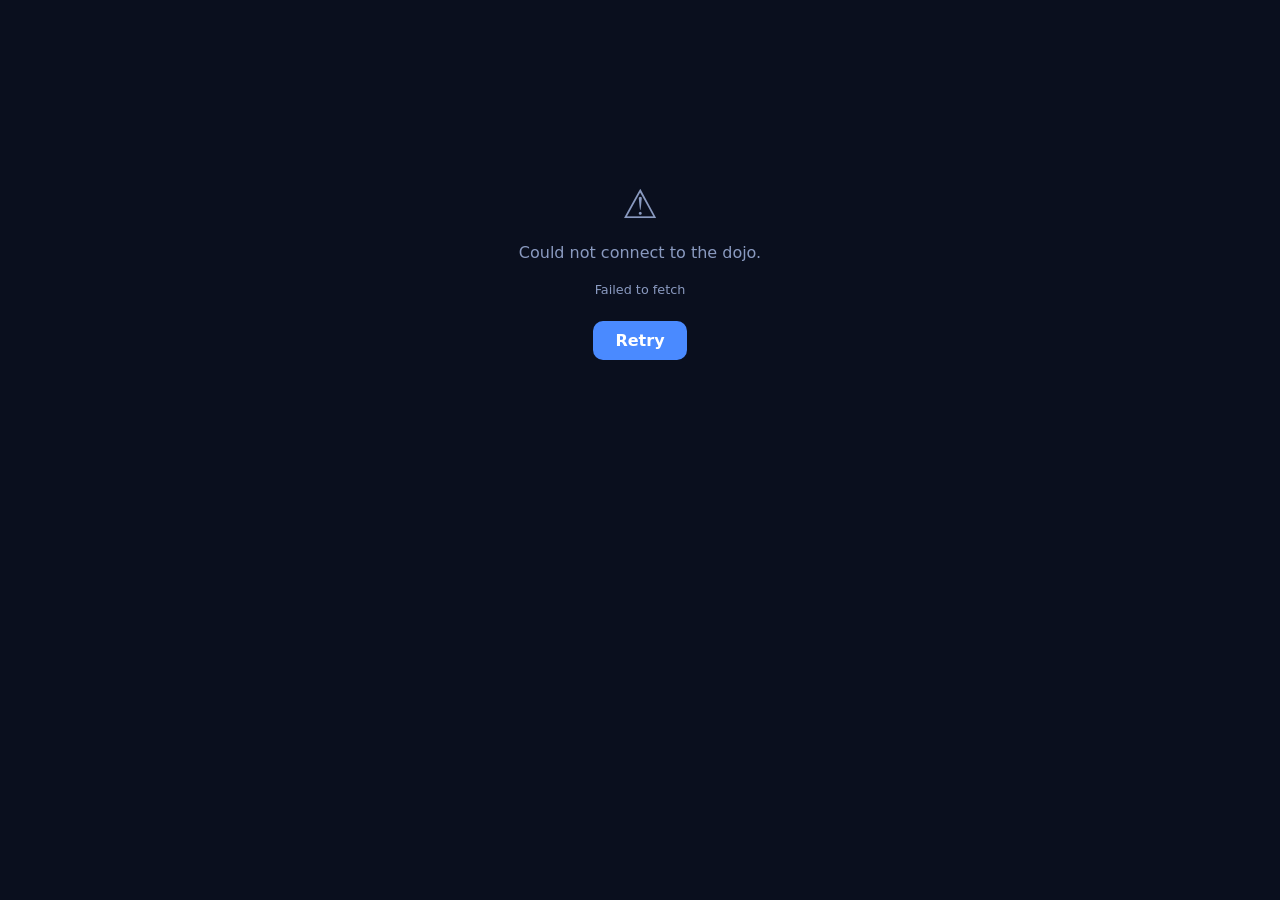
<file: index.html>
<!DOCTYPE html>
<html lang="en">
<head>
  <meta charset="UTF-8">
  <meta name="viewport" content="width=device-width, initial-scale=1.0">
  <title>亀道場 — Kame Dojo</title>
  <link rel="icon" id="kame-favicon">
  <link rel="stylesheet" href="style.css">
</head>
<body>
<div id="user-bar" style="display:none"></div>
<div id="app">
  <div class="center-msg" id="loading">
    <div style="font-size:3rem">🐢</div>
    <p>Loading dojo…</p>
  </div>
</div>
<script src="config.js"></script>
<script src="kame.js"></script>
<script src="favicon.js"></script>
<script src="progress.js"></script>
<script src="furigana.js"></script>
<script src="game.js"></script>
<script src="modes/dash.js"></script>
<script src="modes/dojo.js"></script>
<script src="modes/garden.js"></script>
<script src="modes/receipt.js"></script>
<script src="modes/rankings.js"></script>
<script src="modes/nickname.js"></script>
<script src="modes/leaderboard.js"></script>
<script src="modes/calibration.js"></script>
<script src="modes/mock.js"></script>
</body>
</html>
</file>
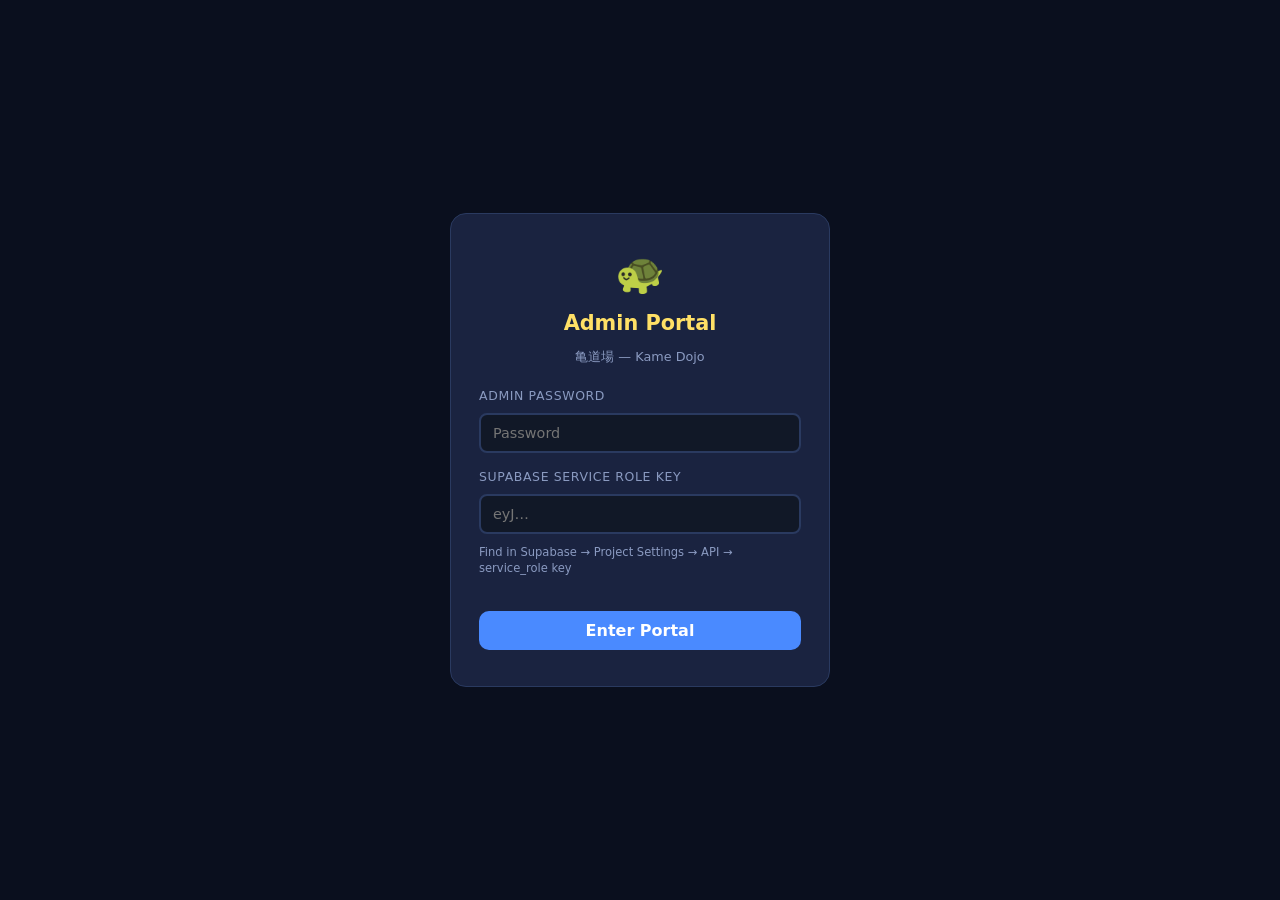
<file: admin.html>
<!DOCTYPE html>
<html lang="en">
<head>
  <meta charset="UTF-8">
  <meta name="viewport" content="width=device-width, initial-scale=1.0">
  <title>Kame Dojo — Admin Portal</title>
  <link rel="icon" id="kame-favicon">
  <style>
    *, *::before, *::after { box-sizing: border-box; margin: 0; padding: 0; }
    :root {
      --bg: #0a0f1e; --bg2: #111827; --panel: #1a2340; --border: #2a3a60;
      --accent: #4a8aff; --gold: #ffe066; --green: #2aaa5a; --red: #dd3333;
      --text: #e8eaf6; --dim: #8a9ac0; --radius: 10px;
    }
    body { font-family: 'Segoe UI', system-ui, sans-serif; background: var(--bg); color: var(--text); min-height: 100vh; }
    button { cursor: pointer; border: none; font-family: inherit; }

    /* ── Login ── */
    #login-section {
      display: flex; align-items: center; justify-content: center;
      min-height: 100vh; padding: 20px;
    }
    .login-card {
      background: var(--panel); border: 1px solid var(--border); border-radius: 16px;
      padding: 36px 28px; max-width: 380px; width: 100%;
      display: flex; flex-direction: column; gap: 14px; align-items: center;
    }
    .login-logo  { font-size: 2.5rem; }
    .login-title { font-size: 1.3rem; font-weight: 800; color: var(--gold); }
    .login-sub   { font-size: 0.8rem; color: var(--dim); }
    .login-card form { display: flex; flex-direction: column; gap: 10px; width: 100%; margin-top: 8px; }
    .login-card label { font-size: 0.78rem; color: var(--dim); text-transform: uppercase; letter-spacing: .05em; }
    .login-card input {
      background: var(--bg2); border: 2px solid var(--border); border-radius: 8px;
      color: var(--text); font-size: 0.9rem; padding: 10px 12px; font-family: inherit;
      outline: none; transition: border-color .15s; width: 100%;
    }
    .login-card input:focus { border-color: var(--accent); }
    .login-hint  { font-size: 0.72rem; color: var(--dim); line-height: 1.4; }
    .login-error { font-size: 0.82rem; color: var(--red); min-height: 1.2em; text-align: center; }
    .btn-primary {
      background: var(--accent); color: #fff; padding: 10px 22px;
      border-radius: var(--radius); font-size: 1rem; font-weight: 700; width: 100%;
      transition: background .15s;
    }
    .btn-primary:hover    { background: #6aaaff; }
    .btn-primary:disabled { opacity: .5; cursor: default; }

    /* ── Admin shell ── */
    #admin-section { display: none; flex-direction: column; min-height: 100vh; }

    .admin-header {
      display: flex; align-items: center; gap: 8px; flex-wrap: wrap;
      padding: 10px 16px; background: var(--panel); border-bottom: 1px solid var(--border);
      position: sticky; top: 0; z-index: 10;
    }
    .admin-title { font-size: 1rem; font-weight: 800; color: var(--gold); flex: 1; min-width: 160px; }
    .admin-header select, .admin-header input[type=text] {
      background: var(--bg2); border: 1px solid var(--border); border-radius: 6px;
      color: var(--text); font-size: 0.85rem; padding: 6px 10px; font-family: inherit;
    }
    .admin-header select:focus, .admin-header input[type=text]:focus { outline: none; border-color: var(--accent); }
    .btn-sm {
      background: var(--bg2); border: 1px solid var(--border); color: var(--text);
      border-radius: 6px; padding: 6px 14px; font-size: 0.82rem; transition: background .15s, border-color .15s;
      white-space: nowrap;
    }
    .btn-sm:hover    { background: var(--panel); border-color: var(--accent); color: var(--accent); }
    .btn-danger      { border-color: var(--red);   color: var(--red); }
    .btn-danger:hover  { background: #2a1010; }
    .btn-success     { border-color: var(--green); color: var(--green); }
    .btn-success:hover { background: #0d2a1a; }
    .btn-accent      { background: var(--accent); border-color: var(--accent); color: #fff; }
    .btn-accent:hover  { background: #6aaaff; color: #fff; border-color: #6aaaff; }

    /* ── Question table ── */
    .admin-body { padding: 16px; display: flex; flex-direction: column; gap: 10px; }
    .q-count    { font-size: 0.8rem; color: var(--dim); }
    .q-table    { width: 100%; border-collapse: collapse; font-size: 0.85rem; }
    .q-table th {
      text-align: left; padding: 8px 12px; font-size: 0.72rem; color: var(--dim);
      text-transform: uppercase; letter-spacing: .05em; border-bottom: 1px solid var(--border);
      background: var(--bg2); position: sticky; top: 53px;
    }
    .q-table td { padding: 9px 12px; border-bottom: 1px solid #1a2240; vertical-align: middle; }
    .q-table tr:hover td { background: #131d35; }
    .q-id   { font-family: monospace; font-size: 0.78rem; color: var(--dim); white-space: nowrap; }
    .q-lvl  { font-size: 0.75rem; font-weight: 700; color: var(--accent); }
    .q-cat  { font-size: 0.75rem; color: var(--dim); }
    .q-type { font-size: 0.72rem; background: var(--bg2); border: 1px solid var(--border); border-radius: 4px; padding: 1px 5px; }
    .q-text { max-width: 260px; overflow: hidden; text-overflow: ellipsis; white-space: nowrap; }
    .q-ans  { font-size: 0.78rem; color: var(--green); }

    /* ── Edit / Add drawer ── */
    #edit-overlay {
      display: none; position: fixed; inset: 0; background: rgba(0,0,0,.65); z-index: 50;
      align-items: flex-start; justify-content: flex-end;
    }
    #edit-overlay.open { display: flex; }
    .edit-drawer {
      width: min(540px, 100vw); height: 100vh; overflow-y: auto;
      background: var(--panel); border-left: 1px solid var(--border);
      display: flex; flex-direction: column;
    }
    .edit-header {
      display: flex; align-items: center; gap: 10px; padding: 14px 18px;
      border-bottom: 1px solid var(--border); background: var(--bg2); position: sticky; top: 0;
    }
    .edit-header h2 { font-size: 0.95rem; font-weight: 700; flex: 1; }
    .edit-body  { padding: 18px; display: flex; flex-direction: column; gap: 14px; }
    .field-group { display: flex; flex-direction: column; gap: 5px; }
    .field-group label { font-size: 0.75rem; color: var(--dim); text-transform: uppercase; letter-spacing: .05em; }
    .field-group input, .field-group select, .field-group textarea {
      background: var(--bg2); border: 2px solid var(--border); border-radius: 8px;
      color: var(--text); font-size: 0.9rem; padding: 8px 12px; font-family: inherit;
      outline: none; transition: border-color .15s; width: 100%; resize: vertical;
    }
    .field-group input:focus, .field-group select:focus, .field-group textarea:focus { border-color: var(--accent); }
    .options-grid { display: flex; flex-direction: column; gap: 6px; }
    .option-row { display: flex; align-items: center; gap: 8px; }
    .option-idx {
      width: 22px; height: 22px; border-radius: 50%; background: var(--border);
      color: var(--text); font-size: 0.72rem; font-weight: 700;
      display: flex; align-items: center; justify-content: center; flex-shrink: 0; cursor: pointer;
    }
    .option-idx.correct { background: var(--green); color: #fff; }
    .option-row input   { flex: 1; }
    .edit-footer {
      padding: 14px 18px; border-top: 1px solid var(--border);
      display: flex; gap: 10px; background: var(--bg2); position: sticky; bottom: 0;
    }
    .save-status { font-size: 0.8rem; color: var(--dim); align-self: center; flex: 1; }
    .save-status.ok  { color: var(--green); }
    .save-status.err { color: var(--red); }

    /* ── Import modal ── */
    #import-overlay {
      display: none; position: fixed; inset: 0; background: rgba(0,0,0,.7); z-index: 60;
      align-items: center; justify-content: center; padding: 16px;
    }
    #import-overlay.open { display: flex; }
    .import-modal {
      background: var(--panel); border: 1px solid var(--border); border-radius: 14px;
      width: min(680px, 100%); max-height: 88vh; overflow-y: auto;
      display: flex; flex-direction: column;
    }
    .import-header {
      display: flex; align-items: center; gap: 10px; padding: 14px 18px;
      border-bottom: 1px solid var(--border); background: var(--bg2);
      position: sticky; top: 0; border-radius: 14px 14px 0 0;
    }
    .import-header h2 { font-size: 0.95rem; font-weight: 700; flex: 1; }
    .import-body { padding: 18px; display: flex; flex-direction: column; gap: 14px; }

    .import-tabs { display: flex; gap: 6px; }
    .import-tab {
      flex: 1; padding: 8px; border: 1px solid var(--border); border-radius: 8px;
      background: var(--bg2); color: var(--dim); font-size: 0.85rem; font-weight: 600;
      text-align: center; cursor: pointer; transition: all .15s;
    }
    .import-tab.active { background: var(--accent); border-color: var(--accent); color: #fff; }

    .import-drop {
      border: 2px dashed var(--border); border-radius: 10px; padding: 24px;
      text-align: center; color: var(--dim); font-size: 0.9rem; cursor: pointer;
      transition: border-color .15s, background .15s; position: relative;
    }
    .import-drop:hover, .import-drop.drag-over { border-color: var(--accent); background: #111d3a; color: var(--text); }
    .import-drop input[type=file] {
      position: absolute; inset: 0; opacity: 0; cursor: pointer; width: 100%; height: 100%;
    }
    .import-drop-icon  { font-size: 2rem; margin-bottom: 6px; }
    .import-drop-label { font-size: 0.85rem; }
    .import-drop-sub   { font-size: 0.72rem; color: var(--dim); margin-top: 4px; }

    .import-or { text-align: center; font-size: 0.75rem; color: var(--dim); }

    .import-paste textarea {
      background: var(--bg2); border: 2px solid var(--border); border-radius: 8px;
      color: var(--text); font-size: 0.82rem; padding: 10px 12px; font-family: monospace;
      width: 100%; height: 120px; resize: vertical; outline: none;
      transition: border-color .15s;
    }
    .import-paste textarea:focus { border-color: var(--accent); }
    .import-paste-label { font-size: 0.75rem; color: var(--dim); margin-bottom: 5px; text-transform: uppercase; letter-spacing: .05em; }

    .import-templates { display: flex; gap: 8px; }
    .import-templates a {
      flex: 1; text-align: center; padding: 7px; border: 1px solid var(--border);
      border-radius: 7px; font-size: 0.78rem; color: var(--dim); text-decoration: none;
      background: var(--bg2); transition: border-color .15s, color .15s; cursor: pointer;
    }
    .import-templates a:hover { border-color: var(--accent); color: var(--accent); }

    .import-preview { display: none; flex-direction: column; gap: 8px; }
    .import-preview.visible { display: flex; }
    .import-preview-title { font-size: 0.8rem; font-weight: 700; color: var(--gold); }
    .import-prev-table { width: 100%; border-collapse: collapse; font-size: 0.78rem; }
    .import-prev-table th {
      text-align: left; padding: 5px 8px; font-size: 0.68rem; color: var(--dim);
      text-transform: uppercase; border-bottom: 1px solid var(--border);
    }
    .import-prev-table td { padding: 5px 8px; border-bottom: 1px solid #1a2240; }
    .import-prev-more { font-size: 0.72rem; color: var(--dim); text-align: center; padding: 4px; }

    .import-footer {
      padding: 14px 18px; border-top: 1px solid var(--border); display: flex;
      gap: 10px; align-items: center; background: var(--bg2);
      position: sticky; bottom: 0; border-radius: 0 0 14px 14px;
    }
    .import-status { flex: 1; font-size: 0.8rem; color: var(--dim); }
    .import-status.ok  { color: var(--green); }
    .import-status.err { color: var(--red); }

    /* Loading / empty */
    .admin-loading { padding: 40px; text-align: center; color: var(--dim); }
  </style>
</head>
<body>

<!-- ── Login ─────────────────────────────────────────────── -->
<div id="login-section">
  <div class="login-card">
    <div class="login-logo">🐢</div>
    <div class="login-title">Admin Portal</div>
    <div class="login-sub">亀道場 — Kame Dojo</div>
    <form id="login-form">
      <label for="inp-pass">Admin Password</label>
      <input id="inp-pass" type="password" placeholder="Password" autocomplete="current-password">

      <label for="inp-key" style="margin-top:6px">Supabase Service Role Key</label>
      <input id="inp-key" type="password" placeholder="eyJ…">
      <span class="login-hint">Find in Supabase → Project Settings → API → service_role key</span>

      <div class="login-error" id="login-error"></div>
      <button class="btn-primary" type="submit" id="login-btn">Enter Portal</button>
    </form>
  </div>
</div>

<!-- ── Admin shell ─────────────────────────────────────── -->
<div id="admin-section">
  <div class="admin-header">
    <span class="admin-title">🐢 Kame Dojo — Question Editor</span>
    <input type="text" id="search-box" placeholder="Search…" style="width:140px">
    <select id="filter-level">
      <option value="">All Levels</option>
      <option value="n5">N5</option><option value="n4">N4</option>
      <option value="n3">N3</option><option value="n2">N2</option><option value="n1">N1</option>
    </select>
    <select id="filter-cat">
      <option value="">All Categories</option>
      <option value="kanji">Kanji</option>
      <option value="grammar">Grammar</option>
      <option value="vocabulary">Vocabulary</option>
    </select>
    <button class="btn-sm btn-accent" id="btn-add">+ Add</button>
    <button class="btn-sm" id="btn-import">⬆ Import</button>
    <button class="btn-sm btn-danger" id="btn-logout">Logout</button>
  </div>

  <div class="admin-body">
    <div class="q-count" id="q-count">Loading…</div>
    <table class="q-table" id="q-table">
      <thead>
        <tr>
          <th>ID</th><th>Lvl</th><th>Cat</th><th>Type</th>
          <th>Question</th><th>Answer</th><th></th>
        </tr>
      </thead>
      <tbody id="q-tbody"></tbody>
    </table>
    <div class="admin-loading" id="admin-loading">Loading questions…</div>
  </div>
</div>

<!-- ── Edit / Add drawer ─────────────────────────────────── -->
<div id="edit-overlay">
  <div class="edit-drawer">
    <div class="edit-header">
      <h2 id="edit-title">Edit Question</h2>
      <button class="btn-sm" id="edit-close">✕ Close</button>
    </div>
    <div class="edit-body">
      <div style="display:grid;grid-template-columns:1fr 1fr 1fr;gap:10px">
        <div class="field-group">
          <label>Level</label>
          <select id="e-level">
            <option value="n5">N5</option><option value="n4">N4</option>
            <option value="n3">N3</option><option value="n2">N2</option><option value="n1">N1</option>
          </select>
        </div>
        <div class="field-group">
          <label>Category</label>
          <select id="e-cat">
            <option value="kanji">Kanji</option>
            <option value="grammar">Grammar</option>
            <option value="vocabulary">Vocabulary</option>
          </select>
        </div>
        <div class="field-group">
          <label>Type</label>
          <select id="e-type">
            <option value="multiple_choice">Multiple Choice</option>
            <option value="reorder">Reorder</option>
          </select>
        </div>
      </div>

      <div class="field-group">
        <label>Question</label>
        <textarea id="e-question" rows="3"></textarea>
      </div>

      <div class="field-group" id="options-section">
        <label>Options &amp; Correct Answer</label>
        <div class="options-grid" id="options-grid"></div>
        <div style="font-size:.75rem;color:var(--dim);margin-top:4px">Click an option circle to mark it correct.</div>
      </div>

      <div class="field-group" id="words-section" style="display:none">
        <label>Words (correct order, one per line)</label>
        <textarea id="e-words" rows="4" placeholder="word1&#10;word2&#10;word3"></textarea>
        <div style="font-size:.75rem;color:var(--dim);margin-top:4px">Answer field will be auto-built from words on save.</div>
      </div>

      <div class="field-group">
        <label>Explanation</label>
        <textarea id="e-explanation" rows="3"></textarea>
      </div>
    </div>
    <div class="edit-footer">
      <span class="save-status" id="save-status"></span>
      <button class="btn-sm" id="edit-cancel">Cancel</button>
      <button class="btn-sm btn-success" id="edit-save">Save Changes</button>
    </div>
  </div>
</div>

<!-- ── Import modal ───────────────────────────────────────── -->
<div id="import-overlay">
  <div class="import-modal">
    <div class="import-header">
      <h2>⬆ Import Questions</h2>
      <button class="btn-sm" id="import-close">✕ Close</button>
    </div>
    <div class="import-body">

      <div class="import-tabs">
        <button class="import-tab active" data-fmt="json">JSON</button>
        <button class="import-tab" data-fmt="csv">CSV</button>
      </div>

      <div class="import-drop" id="import-drop">
        <input type="file" id="import-file" accept=".json,.csv">
        <div class="import-drop-icon">📂</div>
        <div class="import-drop-label">Drop a file here or click to browse</div>
        <div class="import-drop-sub" id="import-drop-sub">Accepts .json files</div>
      </div>

      <div class="import-or">— or paste content below —</div>

      <div class="import-paste">
        <div class="import-paste-label">Paste JSON or CSV content</div>
        <textarea id="import-text" placeholder="Paste your JSON array or CSV here…"></textarea>
      </div>

      <div class="import-templates">
        <a id="tpl-json" title="Download JSON template">⬇ JSON Template</a>
        <a id="tpl-csv"  title="Download CSV template">⬇ CSV Template</a>
      </div>

      <div class="import-preview" id="import-preview">
        <div class="import-preview-title" id="import-preview-title"></div>
        <table class="import-prev-table">
          <thead><tr>
            <th>Level</th><th>Category</th><th>Type</th><th>Question</th><th>Answer</th>
          </tr></thead>
          <tbody id="import-prev-tbody"></tbody>
        </table>
        <div class="import-prev-more" id="import-prev-more"></div>
      </div>

    </div>
    <div class="import-footer">
      <span class="import-status" id="import-status">Select a file or paste content to preview.</span>
      <button class="btn-sm" id="import-cancel">Cancel</button>
      <button class="btn-sm btn-success" id="import-run" disabled>Import</button>
    </div>
  </div>
</div>

<script src="config.js"></script>
<script src="favicon.js"></script>
<script>
'use strict';

// SHA-256 of "admin" — change this to change the password (see admin manual)
const ADMIN_HASH = '8c6976e5b5410415bde908bd4dee15dfb167a9c873fc4bb8a81f6f2ab448a918';

let SERVICE_KEY   = '';
let allQuestions  = [];
let editingId     = null;   // null = adding new, string = editing existing
let isAdding      = false;
let answerIdx     = 0;
let importFormat  = 'json';
let pendingImport = [];     // parsed questions ready to insert

// ── Util ──────────────────────────────────────────────────────────────
async function sha256(str) {
  const buf = await crypto.subtle.digest('SHA-256', new TextEncoder().encode(str));
  return Array.from(new Uint8Array(buf)).map(b => b.toString(16).padStart(2, '0')).join('');
}

function api(path, opts = {}) {
  return fetch(SUPABASE_URL + path, {
    ...opts,
    headers: {
      apikey:        SERVICE_KEY,
      Authorization: `Bearer ${SERVICE_KEY}`,
      'Content-Type': 'application/json',
      ...(opts.headers || {}),
    },
  });
}

function esc(s) {
  return String(s)
    .replace(/&/g,'&amp;').replace(/</g,'&lt;').replace(/>/g,'&gt;')
    .replace(/"/g,'&quot;');
}

// ── Login ─────────────────────────────────────────────────────────────
document.getElementById('login-form').addEventListener('submit', async e => {
  e.preventDefault();
  const errEl = document.getElementById('login-error');
  const btn   = document.getElementById('login-btn');
  errEl.textContent = '';
  btn.disabled = true;
  btn.textContent = 'Verifying…';

  const pass = document.getElementById('inp-pass').value;
  const key  = document.getElementById('inp-key').value.trim();

  try {
    const hash = await sha256(pass);
    if (hash !== ADMIN_HASH) {
      errEl.textContent = 'Incorrect password.';
      btn.disabled = false; btn.textContent = 'Enter Portal';
      return;
    }
    const test = await fetch(`${SUPABASE_URL}/rest/v1/questions?limit=1`, {
      headers: { apikey: key, Authorization: `Bearer ${key}` },
    });
    if (!test.ok) {
      errEl.textContent = 'Invalid service role key.';
      btn.disabled = false; btn.textContent = 'Enter Portal';
      return;
    }
    SERVICE_KEY = key;
    sessionStorage.setItem('admin-skey', key);
    showAdmin();
  } catch (err) {
    errEl.textContent = 'Error: ' + err.message;
    btn.disabled = false; btn.textContent = 'Enter Portal';
  }
});

function showAdmin() {
  document.getElementById('login-section').style.display  = 'none';
  document.getElementById('admin-section').style.display  = 'flex';
  loadQuestions();
}

window.addEventListener('DOMContentLoaded', () => {
  const saved = sessionStorage.getItem('admin-skey');
  if (saved) { SERVICE_KEY = saved; showAdmin(); }
});

document.getElementById('btn-logout').addEventListener('click', () => {
  SERVICE_KEY = '';
  sessionStorage.removeItem('admin-skey');
  document.getElementById('admin-section').style.display  = 'none';
  document.getElementById('login-section').style.display  = 'flex';
  document.getElementById('inp-pass').value     = '';
  document.getElementById('login-btn').disabled = false;
  document.getElementById('login-btn').textContent = 'Enter Portal';
});

// ── Load & render questions ───────────────────────────────────────────
async function loadQuestions() {
  document.getElementById('admin-loading').style.display = 'block';
  document.getElementById('q-tbody').innerHTML = '';
  document.getElementById('q-count').textContent = 'Loading…';

  try {
    const res  = await api('/rest/v1/questions?select=*&order=level,category,id&limit=2000');
    allQuestions = await res.json();
    renderTable();
  } catch (err) {
    document.getElementById('admin-loading').textContent = 'Failed to load: ' + err.message;
  }
}

function renderTable() {
  const level  = document.getElementById('filter-level').value;
  const cat    = document.getElementById('filter-cat').value;
  const search = document.getElementById('search-box').value.toLowerCase();

  let rows = allQuestions;
  if (level)  rows = rows.filter(q => q.level === level);
  if (cat)    rows = rows.filter(q => q.category === cat);
  if (search) rows = rows.filter(q =>
    String(q.id).includes(search) ||
    (q.question || '').toLowerCase().includes(search) ||
    (q.explanation || '').toLowerCase().includes(search)
  );

  document.getElementById('q-count').textContent = `${rows.length} question${rows.length !== 1 ? 's' : ''}`;
  document.getElementById('admin-loading').style.display = 'none';

  const tbody = document.getElementById('q-tbody');
  tbody.innerHTML = '';
  rows.forEach(q => {
    const opts    = Array.isArray(q.options) ? q.options : [];
    const ansText = opts[q.answer] ?? q.answer ?? '—';
    const tr = document.createElement('tr');
    tr.innerHTML = `
      <td class="q-id">${esc(q.id)}</td>
      <td class="q-lvl">${(q.level||'').toUpperCase()}</td>
      <td class="q-cat">${esc(q.category||'')}</td>
      <td><span class="q-type">${esc(q.type||'mc')}</span></td>
      <td class="q-text" title="${esc(q.question||'')}">${esc(q.question||'')}</td>
      <td class="q-ans">${esc(String(ansText).slice(0,30))}</td>
      <td><button class="btn-sm edit-btn" data-id="${esc(q.id)}">Edit</button></td>`;
    tbody.appendChild(tr);
  });

  tbody.querySelectorAll('.edit-btn').forEach(btn => {
    btn.addEventListener('click', () => openEdit(btn.dataset.id));
  });
}

['filter-level','filter-cat'].forEach(id =>
  document.getElementById(id).addEventListener('change', renderTable)
);
document.getElementById('search-box').addEventListener('input', renderTable);

// ── Edit drawer ───────────────────────────────────────────────────────
function openEdit(id) {
  const q = allQuestions.find(x => String(x.id) === String(id));
  if (!q) return;
  editingId = id;
  isAdding  = false;
  answerIdx = q.answer ?? 0;

  document.getElementById('edit-title').textContent     = `Edit — ${id}`;
  document.getElementById('e-level').value              = q.level    || 'n5';
  document.getElementById('e-cat').value                = q.category || 'grammar';
  document.getElementById('e-type').value               = q.type     || 'multiple_choice';
  document.getElementById('e-question').value           = q.question    || '';
  document.getElementById('e-explanation').value        = q.explanation || '';
  document.getElementById('save-status').textContent    = '';
  document.getElementById('save-status').className      = 'save-status';
  document.getElementById('edit-save').textContent      = 'Save Changes';
  renderTypeFields(q);
  document.getElementById('edit-overlay').classList.add('open');
}

// ── Add new question ──────────────────────────────────────────────────
document.getElementById('btn-add').addEventListener('click', () => {
  editingId = null;
  isAdding  = true;
  answerIdx = 0;

  document.getElementById('edit-title').textContent     = 'Add New Question';
  document.getElementById('e-level').value              = 'n5';
  document.getElementById('e-cat').value                = 'grammar';
  document.getElementById('e-type').value               = 'multiple_choice';
  document.getElementById('e-question').value           = '';
  document.getElementById('e-explanation').value        = '';
  document.getElementById('save-status').textContent    = '';
  document.getElementById('save-status').className      = 'save-status';
  document.getElementById('edit-save').textContent      = 'Add Question';
  renderTypeFields(null);
  document.getElementById('edit-overlay').classList.add('open');
});

function renderTypeFields(q) {
  const type     = document.getElementById('e-type').value;
  const optSec   = document.getElementById('options-section');
  const wordsSec = document.getElementById('words-section');

  if (type === 'reorder') {
    optSec.style.display   = 'none';
    wordsSec.style.display = 'block';
    const words = Array.isArray(q?.words) ? q.words : [];
    document.getElementById('e-words').value = words.join('\n');
  } else {
    optSec.style.display   = 'block';
    wordsSec.style.display = 'none';
    renderOptions(Array.isArray(q?.options) ? q.options : ['', '', '', '']);
  }
}

document.getElementById('e-type').addEventListener('change', () => {
  const q = editingId ? allQuestions.find(x => String(x.id) === String(editingId)) : null;
  renderTypeFields(q);
});

function renderOptions(opts) {
  const grid = document.getElementById('options-grid');
  grid.innerHTML = '';
  const four = [...opts];
  while (four.length < 4) four.push('');

  four.forEach((opt, i) => {
    const row = document.createElement('div');
    row.className = 'option-row';
    const idx = document.createElement('div');
    idx.className = 'option-idx' + (i === answerIdx ? ' correct' : '');
    idx.textContent = i;
    idx.title = 'Click to mark correct';
    idx.addEventListener('click', () => {
      answerIdx = i;
      grid.querySelectorAll('.option-idx').forEach((el, j) => {
        el.className = 'option-idx' + (j === answerIdx ? ' correct' : '');
      });
    });
    const inp = document.createElement('input');
    inp.type        = 'text';
    inp.value       = opt;
    inp.placeholder = `Option ${i}`;
    row.appendChild(idx);
    row.appendChild(inp);
    grid.appendChild(row);
  });
}

document.getElementById('edit-close').addEventListener('click',  closeEdit);
document.getElementById('edit-cancel').addEventListener('click', closeEdit);
document.getElementById('edit-overlay').addEventListener('click', e => {
  if (e.target === document.getElementById('edit-overlay')) closeEdit();
});

function closeEdit() {
  document.getElementById('edit-overlay').classList.remove('open');
  document.getElementById('edit-save').textContent = 'Save Changes';
  editingId = null;
  isAdding  = false;
}

// ── Save (add or edit) ────────────────────────────────────────────────
document.getElementById('edit-save').addEventListener('click', async () => {
  if (!isAdding && !editingId) return;
  const btn    = document.getElementById('edit-save');
  const status = document.getElementById('save-status');
  btn.disabled = true;
  status.textContent = 'Saving…';
  status.className   = 'save-status';

  const type    = document.getElementById('e-type').value;
  const payload = {
    level:       document.getElementById('e-level').value,
    category:    document.getElementById('e-cat').value,
    type,
    question:    document.getElementById('e-question').value.trim(),
    explanation: document.getElementById('e-explanation').value.trim(),
  };

  if (type === 'reorder') {
    const words     = document.getElementById('e-words').value
                        .split('\n').map(s => s.trim()).filter(Boolean);
    payload.words   = words;
    payload.options = [];
    payload.answer  = words.join('');  // assembled answer for reorder
  } else {
    payload.options = Array.from(
      document.getElementById('options-grid').querySelectorAll('.option-row input')
    ).map(inp => inp.value.trim());
    payload.answer  = answerIdx;
  }

  try {
    if (isAdding) {
      const res = await api('/rest/v1/questions', {
        method: 'POST',
        headers: { Prefer: 'return=representation' },
        body: JSON.stringify(payload),
      });
      if (!res.ok) throw new Error(await res.text());
      const created = await res.json();
      if (Array.isArray(created) && created[0]) allQuestions.unshift(created[0]);
      renderTable();
      status.textContent = '✓ Question added!';
      status.className   = 'save-status ok';
      document.getElementById('e-question').value    = '';
      document.getElementById('e-explanation').value = '';
      renderOptions(['', '', '', '']);
      answerIdx = 0;
    } else {
      const res = await api(
        `/rest/v1/questions?id=eq.${encodeURIComponent(editingId)}`,
        { method: 'PATCH', headers: { Prefer: 'return=representation' }, body: JSON.stringify(payload) }
      );
      if (!res.ok) throw new Error(await res.text());
      const idx = allQuestions.findIndex(q => String(q.id) === String(editingId));
      if (idx !== -1) allQuestions[idx] = { ...allQuestions[idx], ...payload };
      renderTable();
      status.textContent = '✓ Saved';
      status.className   = 'save-status ok';
    }
  } catch (err) {
    status.textContent = '✗ ' + err.message;
    status.className   = 'save-status err';
  } finally {
    btn.disabled = false;
  }
});

// ── Import modal ──────────────────────────────────────────────────────
document.getElementById('btn-import').addEventListener('click', openImport);
document.getElementById('import-close').addEventListener('click',  closeImport);
document.getElementById('import-cancel').addEventListener('click', closeImport);
document.getElementById('import-overlay').addEventListener('click', e => {
  if (e.target === document.getElementById('import-overlay')) closeImport();
});

function openImport() {
  pendingImport = [];
  document.getElementById('import-text').value     = '';
  document.getElementById('import-status').textContent = 'Select a file or paste content to preview.';
  document.getElementById('import-status').className  = 'import-status';
  document.getElementById('import-run').disabled   = true;
  document.getElementById('import-preview').classList.remove('visible');
  document.getElementById('import-overlay').classList.add('open');
}

function closeImport() {
  document.getElementById('import-overlay').classList.remove('open');
  pendingImport = [];
}

// Tab toggle
document.querySelectorAll('.import-tab').forEach(btn => {
  btn.addEventListener('click', () => {
    document.querySelectorAll('.import-tab').forEach(b => b.classList.remove('active'));
    btn.classList.add('active');
    importFormat = btn.dataset.fmt;
    document.getElementById('import-drop-sub').textContent =
      `Accepts .${importFormat} files`;
    document.getElementById('import-file').accept = `.${importFormat}`;
    // Re-parse if there's pasted text
    const txt = document.getElementById('import-text').value.trim();
    if (txt) parseAndPreview(txt);
  });
});

// File drop
const dropEl = document.getElementById('import-drop');
const fileEl = document.getElementById('import-file');

dropEl.addEventListener('dragover', e => { e.preventDefault(); dropEl.classList.add('drag-over'); });
dropEl.addEventListener('dragleave', () => dropEl.classList.remove('drag-over'));
dropEl.addEventListener('drop', e => {
  e.preventDefault();
  dropEl.classList.remove('drag-over');
  const file = e.dataTransfer.files[0];
  if (file) readFile(file);
});

fileEl.addEventListener('change', () => {
  if (fileEl.files[0]) readFile(fileEl.files[0]);
});

function readFile(file) {
  const ext = file.name.split('.').pop().toLowerCase();
  if (ext === 'json') importFormat = 'json';
  if (ext === 'csv')  importFormat = 'csv';
  document.querySelectorAll('.import-tab').forEach(b => {
    b.classList.toggle('active', b.dataset.fmt === importFormat);
  });
  const reader = new FileReader();
  reader.onload = e => parseAndPreview(e.target.result);
  reader.readAsText(file);
}

// Paste text area — auto-parse on input
document.getElementById('import-text').addEventListener('input', () => {
  const txt = document.getElementById('import-text').value.trim();
  if (txt.length > 10) parseAndPreview(txt);
  else {
    pendingImport = [];
    document.getElementById('import-run').disabled = true;
    document.getElementById('import-preview').classList.remove('visible');
    document.getElementById('import-status').textContent = 'Select a file or paste content to preview.';
    document.getElementById('import-status').className   = 'import-status';
  }
});

function parseAndPreview(text) {
  try {
    const qs = importFormat === 'csv' ? parseCSV(text) : parseJSON(text);
    if (!qs.length) throw new Error('No valid questions found.');
    pendingImport = qs;
    showPreview(qs);
    document.getElementById('import-status').textContent = `✓ ${qs.length} question${qs.length !== 1 ? 's' : ''} ready to import.`;
    document.getElementById('import-status').className   = 'import-status ok';
    document.getElementById('import-run').disabled       = false;
    document.getElementById('import-run').textContent    = `Import ${qs.length}`;
  } catch (err) {
    pendingImport = [];
    document.getElementById('import-run').disabled       = true;
    document.getElementById('import-preview').classList.remove('visible');
    document.getElementById('import-status').textContent = '✗ ' + err.message;
    document.getElementById('import-status').className   = 'import-status err';
  }
}

function showPreview(qs) {
  const preview = document.getElementById('import-preview');
  const tbody   = document.getElementById('import-prev-tbody');
  const title   = document.getElementById('import-preview-title');
  const more    = document.getElementById('import-prev-more');
  const shown   = qs.slice(0, 5);

  title.textContent = `Preview (first ${Math.min(5, qs.length)} of ${qs.length}):`;
  tbody.innerHTML   = shown.map(q => {
    const opts    = Array.isArray(q.options) ? q.options : [];
    const ansText = (typeof q.answer === 'number' ? opts[q.answer] : q.answer) ?? '—';
    return `<tr>
      <td>${esc(q.level||'')}</td>
      <td>${esc(q.category||'')}</td>
      <td>${esc(q.type||'')}</td>
      <td style="max-width:180px;overflow:hidden;text-overflow:ellipsis;white-space:nowrap">${esc(q.question||'')}</td>
      <td>${esc(String(ansText).slice(0,25))}</td>
    </tr>`;
  }).join('');
  more.textContent = qs.length > 5 ? `…and ${qs.length - 5} more` : '';
  preview.classList.add('visible');
}

// ── JSON parser ───────────────────────────────────────────────────────
function parseJSON(text) {
  const raw = JSON.parse(text);
  const arr = Array.isArray(raw) ? raw : [raw];
  return arr.map(normalizeQuestion).filter(q => q.level && q.category && q.question);
}

// ── CSV parser ────────────────────────────────────────────────────────
// Expected header: level,category,type,question,option0,option1,option2,option3,answer,words,explanation
function parseCSV(text) {
  const lines = text.trim().split('\n').filter(l => l.trim());
  if (lines.length < 2) return [];
  const header = parseCSVLine(lines[0]).map(h => h.trim().toLowerCase());
  return lines.slice(1).map(line => {
    const cells = parseCSVLine(line);
    const obj   = {};
    header.forEach((h, i) => obj[h] = (cells[i] || '').trim());
    return normalizeQuestion(obj);
  }).filter(q => q.level && q.category && q.question);
}

function parseCSVLine(line) {
  const cells = [];
  let cur = '', inQuote = false;
  for (let i = 0; i < line.length; i++) {
    const ch = line[i];
    if (ch === '"') {
      if (inQuote && line[i+1] === '"') { cur += '"'; i++; }
      else inQuote = !inQuote;
    } else if (ch === ',' && !inQuote) {
      cells.push(cur); cur = '';
    } else {
      cur += ch;
    }
  }
  cells.push(cur);
  return cells;
}

function normalizeQuestion(obj) {
  const type = (obj.type || 'multiple_choice').trim();
  const q    = {
    level:       (obj.level    || 'n5').trim().toLowerCase(),
    category:    (obj.category || 'grammar').trim().toLowerCase(),
    type,
    question:    (obj.question    || '').trim(),
    explanation: (obj.explanation || '').trim(),
  };
  if (type === 'reorder') {
    const wordsRaw = obj.words || '';
    q.words   = wordsRaw.split('|').map(s => s.trim()).filter(Boolean);
    q.options = [];
    q.answer  = typeof obj.answer === 'string' ? obj.answer.trim() : q.words.join('');
  } else {
    // Handle both flat CSV (option0..3) and JSON array (options)
    if (Array.isArray(obj.options)) {
      q.options = obj.options.map(s => String(s).trim());
    } else {
      q.options = [obj.option0, obj.option1, obj.option2, obj.option3]
        .map(s => (s || '').trim()).filter(Boolean);
    }
    q.answer = parseInt(obj.answer) || 0;
  }
  return q;
}

// ── Run import ────────────────────────────────────────────────────────
document.getElementById('import-run').addEventListener('click', async () => {
  if (!pendingImport.length) return;
  const btn    = document.getElementById('import-run');
  const status = document.getElementById('import-status');
  btn.disabled = true;
  status.textContent = `Importing ${pendingImport.length} questions…`;
  status.className   = 'import-status';

  try {
    const res = await api('/rest/v1/questions', {
      method:  'POST',
      headers: { Prefer: 'return=representation' },
      body:    JSON.stringify(pendingImport),
    });
    if (!res.ok) throw new Error(await res.text());
    const inserted = await res.json();
    allQuestions = [...(Array.isArray(inserted) ? inserted : []), ...allQuestions];
    renderTable();
    status.textContent = `✓ ${inserted.length} question${inserted.length !== 1 ? 's' : ''} imported successfully!`;
    status.className   = 'import-status ok';
    pendingImport = [];
    btn.textContent = 'Import';
  } catch (err) {
    status.textContent = '✗ Import failed: ' + err.message;
    status.className   = 'import-status err';
    btn.disabled = false;
  }
});

// ── Template downloads ─────────────────────────────────────────────────
document.getElementById('tpl-json').addEventListener('click', () => {
  const template = [
    {
      "level": "n5",
      "category": "grammar",
      "type": "multiple_choice",
      "question": "私___学生です。",
      "options": ["は", "が", "を", "に"],
      "answer": 0,
      "explanation": "「は」is the topic marker particle. It marks 私 (I) as the topic of the sentence."
    },
    {
      "level": "n5",
      "category": "vocabulary",
      "type": "multiple_choice",
      "question": "「大きい」means:",
      "options": ["small", "big", "old", "new"],
      "answer": 1,
      "explanation": "「大きい」(おおきい) means 'big' or 'large'."
    },
    {
      "level": "n4",
      "category": "grammar",
      "type": "reorder",
      "question": "Arrange into a correct sentence:",
      "options": [],
      "answer": "私は毎日学校に行きます",
      "words": ["私は", "毎日", "学校に", "行きます"],
      "explanation": "Correct order: Subject + Time + Destination + Verb."
    }
  ];
  downloadText('questions-template.json', JSON.stringify(template, null, 2), 'application/json');
});

document.getElementById('tpl-csv').addEventListener('click', () => {
  const csv = `level,category,type,question,option0,option1,option2,option3,answer,words,explanation
n5,grammar,multiple_choice,私___学生です。,は,が,を,に,0,,「は」is the topic marker particle.
n5,vocabulary,multiple_choice,「大きい」means:,small,big,old,new,1,,「大きい」(おおきい) means big or large.
n4,grammar,reorder,Arrange into a correct sentence:,,,,,"私は毎日学校に行きます","私は|毎日|学校に|行きます",Correct order: Subject + Time + Destination + Verb.`;
  downloadText('questions-template.csv', csv, 'text/csv');
});

function downloadText(filename, content, mime) {
  const a   = document.createElement('a');
  a.href    = URL.createObjectURL(new Blob([content], { type: mime }));
  a.download = filename;
  a.click();
  URL.revokeObjectURL(a.href);
}
</script>
</body>
</html>
</file>
<file: style.css>
/* ── Reset & base ──────────────────────────────────────────────────────── */
*, *::before, *::after { box-sizing: border-box; margin: 0; padding: 0; }

:root {
  --bg:        #0a0f1e;
  --bg2:       #111827;
  --panel:     #1a2340;
  --border:    #2a3a60;
  --accent:    #4a8aff;
  --accent2:   #ff6a2a;
  --gold:      #ffe066;
  --green:     #2aaa5a;
  --red:       #dd3333;
  --text:      #e8eaf6;
  --text-dim:  #8a9ac0;
  --radius:    10px;
  --shadow:    0 4px 24px rgba(0,0,20,0.7);
}

html, body { height: 100%; }

body {
  font-family: 'Segoe UI', system-ui, sans-serif;
  background: var(--bg);
  color: var(--text);
  min-height: 100vh;
  overflow-x: hidden;
}

#app {
  min-height: 100vh;
  display: flex;
  flex-direction: column;
  position: relative;
}

/* ── Shared buttons ─────────────────────────────────────────────────────── */
button { cursor: pointer; border: none; font-family: inherit; }

.btn-primary {
  background: var(--accent);
  color: #fff;
  padding: 10px 22px;
  border-radius: var(--radius);
  font-size: 1rem;
  font-weight: 700;
  transition: background 0.15s, transform 0.1s;
}
.btn-primary:hover  { background: #6aaaff; }
.btn-primary:active { transform: scale(0.97); }

.btn-secondary {
  background: var(--panel);
  color: var(--text);
  padding: 10px 22px;
  border-radius: var(--radius);
  font-size: 1rem;
  border: 1px solid var(--border);
  transition: background 0.15s;
}
.btn-secondary:hover { background: #253060; }

.btn-back {
  background: transparent;
  color: var(--text-dim);
  font-size: 0.85rem;
  padding: 6px 12px;
  border-radius: 6px;
  border: 1px solid var(--border);
  transition: color 0.15s, background 0.15s;
}
.btn-back:hover { color: var(--text); background: var(--panel); }

.choice-btn {
  background: var(--panel);
  color: var(--text);
  border: 2px solid var(--border);
  border-radius: var(--radius);
  padding: 10px 14px;
  font-size: 0.95rem;
  font-weight: 600;
  transition: background 0.12s, border-color 0.12s, transform 0.1s;
  text-align: left;
  width: 100%;
}
.choice-btn:not(:disabled):hover {
  background: #253060;
  border-color: var(--accent);
  transform: translateX(3px);
}
.choice-btn.correct { background: #1a4a2a; border-color: var(--green); color: #6affaa; }
.choice-btn.wrong   { background: #4a1a1a; border-color: var(--red);   color: #ff8a8a; }
.choice-btn:disabled { opacity: 0.8; cursor: default; }

/* ── HUD strip ──────────────────────────────────────────────────────────── */
.hud {
  display: flex;
  align-items: center;
  gap: 10px;
  padding: 10px 16px;
  background: var(--bg2);
  border-bottom: 1px solid var(--border);
  flex-wrap: wrap;
}
.hud-label { font-size: 0.7rem; color: var(--text-dim); text-transform: uppercase; letter-spacing: 1px; }
.hud-value { font-size: 1rem; font-weight: 700; color: var(--gold); }
.lives     { font-size: 1.1rem; margin-left: auto; }

/* ── Menu ───────────────────────────────────────────────────────────────── */
.menu-wrap {
  display: flex;
  flex-direction: column;
  align-items: center;
  padding: 24px 16px 40px;
  gap: 18px;
  min-height: 100vh;
  background: radial-gradient(ellipse at top, #1a2a50 0%, var(--bg) 70%);
}

#menu-kame { display: block; }

.logo {
  font-size: 3rem;
  font-weight: 900;
  color: var(--gold);
  text-shadow: 0 0 20px rgba(255,224,102,0.5);
  line-height: 1;
}
.logo-sub {
  font-size: 1rem;
  color: var(--text-dim);
  letter-spacing: 4px;
  text-transform: uppercase;
  margin-top: -10px;
}

.current-level-badge {
  display: flex;
  align-items: center;
  gap: 8px;
  background: var(--panel);
  border: 1px solid var(--border);
  border-radius: 20px;
  padding: 5px 14px;
}
.current-level-label {
  font-size: 0.75rem;
  color: var(--text-dim);
  text-transform: uppercase;
  letter-spacing: 0.06em;
}
.current-level-tag {
  font-size: 1rem;
  font-weight: 800;
  color: var(--accent);
}

.mode-cards {
  display: flex;
  flex-wrap: wrap;
  gap: 16px;
  justify-content: center;
  width: 100%;
  max-width: 680px;
}

.mode-card {
  background: var(--panel);
  border: 2px solid var(--border);
  border-radius: 14px;
  padding: 20px 16px;
  width: 190px;
  display: flex;
  flex-direction: column;
  align-items: center;
  gap: 6px;
  transition: border-color 0.15s, transform 0.15s, box-shadow 0.15s;
  box-shadow: var(--shadow);
}
.mode-card:hover {
  border-color: var(--accent);
  transform: translateY(-4px);
  box-shadow: 0 8px 32px rgba(74,138,255,0.25);
}
.mode-icon  { font-size: 2.2rem; }
.mode-name  { font-size: 1rem; font-weight: 700; color: var(--gold); }
.mode-desc  { font-size: 0.8rem; color: var(--text-dim); }
.mode-score { font-size: 0.78rem; color: var(--text-dim); margin-top: 4px; }

/* ── Shell Dash ─────────────────────────────────────────────────────────── */
.dash-wrap {
  display: flex;
  flex-direction: column;
  min-height: 100vh;
}
#dash-canvas {
  width: 100%;
  display: block;
  background: #0a1a30;
  image-rendering: pixelated;
}
.dash-choices {
  display: grid;
  grid-template-columns: 1fr 1fr;
  gap: 8px;
  padding: 12px;
  background: var(--bg2);
}
.dash-feedback {
  padding: 10px 14px;
  font-size: 0.88rem;
  min-height: 52px;
  background: var(--bg2);
  border-top: 1px solid var(--border);
  color: var(--text-dim);
  display: flex;
  align-items: center;
}
.dash-feedback.fb-ok  { color: #6affaa; background: #071e10; border-top-color: #1a5a30; }
.dash-feedback.fb-bad { color: #ff8a8a; background: #1e0707; border-top-color: #5a1a1a; }
.dash-fb-row {
  display: flex;
  align-items: center;
  justify-content: space-between;
  gap: 12px;
  width: 100%;
}
.dash-fb-text { flex: 1; line-height: 1.4; }
.dash-next-btn {
  white-space: nowrap;
  flex-shrink: 0;
  padding: 6px 16px;
  font-size: 0.82rem;
  background: var(--accent);
  color: #fff;
  border-radius: 8px;
  font-weight: 700;
  transition: background 0.15s;
}
.dash-next-btn:hover { background: #6aaaff; }

/* ── Dojo Battle ────────────────────────────────────────────────────────── */
.dojo-wrap {
  display: flex;
  flex-direction: column;
  min-height: 100vh;
  padding: 12px;
  gap: 12px;
  max-width: 640px;
  margin: 0 auto;
  width: 100%;
}

.battle-scene {
  display: flex;
  align-items: center;
  justify-content: space-between;
  background: var(--panel);
  border-radius: var(--radius);
  border: 1px solid var(--border);
  padding: 16px;
  gap: 12px;
}

.combatant {
  display: flex;
  flex-direction: column;
  align-items: center;
  gap: 6px;
  flex: 1;
}
.c-name   { font-size: 0.85rem; font-weight: 700; color: var(--gold); text-align: center; }
.c-sprite { font-size: 3rem; }

.hp-bar-wrap {
  width: 100%;
  height: 10px;
  background: #0a1220;
  border-radius: 5px;
  overflow: hidden;
  border: 1px solid var(--border);
}
.hp-bar {
  height: 100%;
  border-radius: 5px;
  transition: width 0.4s ease;
}
.hp-num { font-size: 0.75rem; color: var(--text-dim); }
.vs-label { font-size: 1.4rem; font-weight: 900; color: var(--text-dim); }

.battle-log {
  background: var(--panel);
  border: 1px solid var(--border);
  border-radius: var(--radius);
  padding: 12px 16px;
  font-size: 0.9rem;
  min-height: 48px;
  color: var(--text);
}

.question-box {
  background: var(--panel);
  border: 1px solid var(--border);
  border-radius: var(--radius);
  padding: 14px 16px;
  min-height: 60px;
}
.q-text { font-size: 1rem; font-weight: 600; color: var(--text); line-height: 1.5; }

.dojo-choices {
  display: flex;
  flex-direction: column;
  gap: 8px;
}

.score-row {
  font-size: 0.9rem;
  color: var(--text-dim);
  text-align: right;
}
.score-row b { color: var(--gold); }

.end-btns {
  display: flex;
  gap: 10px;
  justify-content: center;
  margin-top: 8px;
}

/* ── Dojo explanation panel */
.dojo-explanation {
  padding: 10px 14px;
  font-size: 0.88rem;
  min-height: 0;
  border-radius: var(--radius);
  color: var(--text-dim);
}
.dojo-explanation.fb-ok  { background: #071e10; border: 1px solid #1a5a30; color: #6affaa; }
.dojo-explanation.fb-bad { background: #1e0707; border: 1px solid #5a1a1a; color: #ff8a8a; }

/* Reorder */
.reorder-words, .reorder-answer {
  display: flex;
  flex-wrap: wrap;
  gap: 8px;
  margin-top: 10px;
  min-height: 42px;
  padding: 8px;
  background: #0a1220;
  border-radius: 8px;
  border: 1px dashed var(--border);
}
.word-chip {
  background: var(--accent);
  color: #fff;
  padding: 6px 12px;
  border-radius: 20px;
  font-size: 0.95rem;
  font-weight: 600;
  cursor: pointer;
  transition: background 0.12s, transform 0.1s;
  user-select: none;
}
.word-chip:hover     { background: #6aaaff; transform: scale(1.05); }
.word-chip.placed    { background: #2a6a3a; }
.reorder-answer em   { color: var(--text-dim); font-style: italic; font-size: 0.85rem; align-self: center; }

/* ── Manabi Garden ──────────────────────────────────────────────────────── */
.garden-wrap {
  display: flex;
  flex-direction: column;
  min-height: 100vh;
}

.garden-hud {
  display: flex;
  align-items: center;
  gap: 10px;
  padding: 10px 16px;
  background: var(--bg2);
  border-bottom: 1px solid var(--border);
}

.garden-plot {
  display: flex;
  flex-wrap: wrap;
  gap: 8px;
  padding: 12px;
  background: linear-gradient(to bottom, #0a1a10, #0f2a18);
  min-height: 140px;
  border-bottom: 2px solid #1a4a28;
  justify-content: center;
}

.plant-cell {
  display: flex;
  flex-direction: column;
  align-items: center;
  gap: 2px;
  padding: 6px;
  border-radius: 8px;
  background: rgba(255,255,255,0.04);
  border: 1px solid transparent;
  transition: border-color 0.2s, background 0.2s;
  cursor: default;
}
.plant-cell.stage-3 { border-color: #3aaa5a; background: rgba(58,170,90,0.1); }
.plant-label { font-size: 0.6rem; color: var(--text-dim); text-transform: uppercase; letter-spacing: 0.5px; }

.garden-question-area {
  flex: 1;
  padding: 16px;
  display: flex;
  flex-direction: column;
  gap: 12px;
  max-width: 600px;
  margin: 0 auto;
  width: 100%;
}

.garden-card {
  background: var(--panel);
  border: 1px solid var(--border);
  border-radius: var(--radius);
  padding: 16px;
  display: flex;
  flex-direction: column;
  gap: 12px;
}

.plant-stage-hint {
  font-size: 0.8rem;
  color: var(--text-dim);
  margin-bottom: 4px;
}
.q-text-main {
  font-size: 1rem;
  font-weight: 600;
  color: var(--text);
  line-height: 1.5;
}

.garden-choices {
  display: flex;
  flex-direction: column;
  gap: 8px;
}
.garden-choice { background: var(--bg2); }

.garden-feedback {
  font-size: 0.85rem;
  min-height: 24px;
  color: var(--text-dim);
}
.garden-feedback.fb-ok  { color: #6affaa; }
.garden-feedback.fb-bad { color: #ff8a8a; }

.garden-progress {
  text-align: center;
  padding: 8px;
  font-size: 0.8rem;
  color: var(--text-dim);
  background: var(--bg2);
  border-top: 1px solid var(--border);
}

/* ── Receipt ────────────────────────────────────────────────────────────── */
.receipt-wrap {
  min-height: 100vh;
  display: flex;
  align-items: center;
  justify-content: center;
  padding: 16px;
  background: radial-gradient(ellipse at top, #1a2a50 0%, var(--bg) 70%);
}
.receipt-card {
  background: var(--panel);
  border: 2px solid var(--border);
  border-radius: 14px;
  padding: 24px 20px;
  width: 100%;
  max-width: 400px;
  display: flex;
  flex-direction: column;
  gap: 14px;
  box-shadow: var(--shadow);
}
.receipt-header      { display: flex; align-items: center; gap: 10px; }
.receipt-mode-icon   { font-size: 2rem; }
.receipt-mode-name   { font-size: 1.1rem; font-weight: 700; color: var(--text); flex: 1; }
.receipt-level-badge { background: var(--accent); color: #fff; font-size: 0.8rem; font-weight: 700; padding: 3px 10px; border-radius: 20px; }
.receipt-rule        { border: none; border-top: 1px dashed var(--border); }
.receipt-rows        { display: flex; flex-direction: column; gap: 8px; }
.receipt-row         { display: flex; justify-content: space-between; align-items: center; font-size: 0.9rem; color: var(--text-dim); }
.receipt-row span:first-child { font-size: 0.7rem; letter-spacing: 1px; text-transform: uppercase; }
.receipt-xp-row      { padding-top: 4px; font-weight: 700; color: var(--text); border-top: 1px solid var(--border); }
.txt-gold  { color: var(--gold); font-weight: 700; }
.txt-green { color: #6affaa; font-weight: 700; }
.txt-red   { color: #ff8a8a; font-weight: 700; }

.receipt-rank-section { display: flex; flex-direction: column; gap: 8px; }
.receipt-rank-label   { font-size: 0.7rem; text-transform: uppercase; letter-spacing: 1px; color: var(--text-dim); }
.receipt-rank-badge   { font-size: 1.3rem; font-weight: 900; }
.receipt-rank-en      { font-size: 0.75rem; font-weight: 400; color: var(--text-dim); margin-left: 6px; vertical-align: middle; }
.rank-bar-wrap        { width: 100%; height: 8px; background: #0a1220; border-radius: 4px; overflow: hidden; border: 1px solid var(--border); }
.rank-bar             { height: 100%; border-radius: 4px; transition: width 0.7s ease; }
.rank-progress-text   { font-size: 0.75rem; color: var(--text-dim); }

.rankup-banner {
  background: linear-gradient(135deg, #0a2a1a, #1a4a28);
  border: 2px solid var(--green);
  border-radius: 10px;
  padding: 12px;
  text-align: center;
  font-size: 1rem;
  font-weight: 700;
  color: #6affaa;
  animation: pulse-green 1.2s ease infinite;
}
@keyframes pulse-green {
  0%, 100% { box-shadow: 0 0 8px rgba(42,170,90,0.3); }
  50%       { box-shadow: 0 0 24px rgba(42,170,90,0.7); }
}

.receipt-total-xp { font-size: 0.8rem; color: var(--text-dim); text-align: center; }
.receipt-buttons  { display: flex; gap: 8px; justify-content: center; flex-wrap: wrap; margin-top: 4px; }
.receipt-buttons .btn-secondary { padding: 8px 14px; font-size: 0.85rem; }

/* ── Rankings ───────────────────────────────────────────────────────────── */
.rankings-wrap { display: flex; flex-direction: column; min-height: 100vh; }
.rank-body {
  flex: 1;
  padding: 16px;
  display: flex;
  flex-direction: column;
  gap: 16px;
  max-width: 600px;
  margin: 0 auto;
  width: 100%;
  padding-bottom: 32px;
}

.rank-current-card {
  background: var(--panel);
  border: 2px solid;
  border-radius: 14px;
  padding: 20px;
  display: flex;
  flex-direction: column;
  align-items: center;
  gap: 8px;
  box-shadow: var(--shadow);
}
.rank-current-badge { font-size: 3.5rem; }
.rank-current-title { font-size: 1.5rem; font-weight: 900; }
.rank-current-en    { font-size: 0.9rem; color: var(--text-dim); }
.rank-total-xp      { font-size: 0.8rem; color: var(--text-dim); margin-top: 4px; }

.rank-section-title { font-size: 0.7rem; text-transform: uppercase; letter-spacing: 1px; color: var(--text-dim); }

.rank-ladder        { display: flex; flex-direction: column; gap: 4px; }
.rank-step {
  display: flex;
  align-items: center;
  gap: 10px;
  padding: 9px 12px;
  background: var(--panel);
  border: 1px solid var(--border);
  border-radius: 8px;
  opacity: 0.35;
  transition: opacity 0.2s;
}
.rank-step.cleared    { opacity: 0.65; }
.rank-step.active     { opacity: 1; border-color: var(--accent); background: #1a2a50; }
.rank-step-badge      { font-size: 1.3rem; width: 28px; text-align: center; }
.rank-step-label      { flex: 1; font-size: 0.9rem; font-weight: 700; }
.rank-step-xp         { font-size: 0.72rem; color: var(--text-dim); }
.rank-step-current    { font-size: 0.65rem; color: var(--accent); font-weight: 700; }

.mastery-table { display: flex; flex-direction: column; gap: 6px; }
.mastery-row {
  display: grid;
  grid-template-columns: 38px 1fr 46px 60px;
  align-items: center;
  gap: 8px;
  padding: 9px 12px;
  background: var(--panel);
  border: 1px solid var(--border);
  border-radius: 8px;
}
.mastery-row.locked   { opacity: 0.3; }
.mastery-lvl          { font-size: 0.85rem; font-weight: 700; color: var(--gold); }
.mastery-bar-wrap     { height: 6px; background: #0a1220; border-radius: 3px; overflow: hidden; }
.mastery-bar          { height: 100%; background: var(--accent); border-radius: 3px; transition: width 0.6s ease; }
.mastery-acc          { font-size: 0.8rem; font-weight: 700; color: var(--text); text-align: right; }
.mastery-sessions     { font-size: 0.7rem; color: var(--text-dim); text-align: right; }

.session-list { display: flex; flex-direction: column; gap: 5px; }
.session-row {
  display: grid;
  grid-template-columns: 1fr 38px 80px 40px 50px;
  gap: 6px;
  padding: 8px 12px;
  background: var(--panel);
  border: 1px solid var(--border);
  border-radius: 8px;
  font-size: 0.82rem;
  align-items: center;
}
.session-lvl  { color: var(--text-dim); font-size: 0.75rem; }
.session-date { color: var(--text-dim); font-size: 0.7rem; text-align: right; }

/* ── Menu rank badge ────────────────────────────────────────────────────── */
.menu-rank {
  display: flex;
  align-items: center;
  gap: 10px;
  padding: 8px 16px;
  background: var(--panel);
  border: 1px solid var(--border);
  border-radius: 10px;
  cursor: pointer;
  transition: border-color 0.15s;
}
.menu-rank:hover     { border-color: var(--accent); }
.menu-rank-badge     { font-size: 1.6rem; }
.menu-rank-info      { display: flex; flex-direction: column; flex: 1; }
.menu-rank-label     { font-size: 0.95rem; font-weight: 700; color: var(--gold); }
.menu-rank-sub       { font-size: 0.72rem; color: var(--text-dim); }
.menu-rank-arrow     { font-size: 0.85rem; color: var(--text-dim); }

/* ── Furigana (ruby) ────────────────────────────────────────────────────── */
ruby {
  display: inline-flex;
  flex-direction: column-reverse;
  align-items: center;
  vertical-align: bottom;
  line-height: 1;
}
rt {
  font-size: 0.62em;
  line-height: 1.4;
  color: #c4d4f4;
  font-style: normal;
  letter-spacing: 0.04em;
  pointer-events: none;
  user-select: none;
}

/* ── Daily progress bar (menu) ──────────────────────────────────────────── */
.daily-progress-row {
  display: flex;
  align-items: center;
  gap: 10px;
  width: 100%;
  max-width: 380px;
  padding: 4px 0;
}
.daily-bar-wrap {
  flex: 1;
  height: 6px;
  background: var(--panel);
  border-radius: 3px;
  overflow: hidden;
  border: 1px solid var(--border);
}
.daily-bar {
  height: 100%;
  border-radius: 3px;
  transition: width 0.6s ease;
}
.daily-progress-text {
  font-size: 0.72rem;
  color: var(--text-dim);
  white-space: nowrap;
  min-width: 120px;
  text-align: right;
}

/* ── Daily limit modal overlay ──────────────────────────────────────────── */
.daily-modal-overlay {
  position: absolute;
  inset: 0;
  background: rgba(0,0,0,0.75);
  display: flex;
  align-items: center;
  justify-content: center;
  z-index: 50;
  padding: 20px;
}
.daily-modal-card {
  background: var(--panel);
  border: 1px solid var(--border);
  border-radius: 16px;
  padding: 28px 24px;
  max-width: 340px;
  width: 100%;
  display: flex;
  flex-direction: column;
  align-items: center;
  gap: 12px;
  box-shadow: var(--shadow);
}
.daily-modal-icon  { font-size: 2.5rem; }
.daily-modal-title { font-size: 1.15rem; font-weight: 700; color: var(--gold); text-align: center; }
.daily-modal-body  { font-size: 0.85rem; color: var(--text-dim); text-align: center; line-height: 1.5; }
.daily-modal-stats {
  display: flex;
  gap: 20px;
  justify-content: center;
  padding: 8px 0;
}
.daily-stat        { display: flex; flex-direction: column; align-items: center; gap: 2px; }
.daily-stat-num    { font-size: 1.2rem; font-weight: 700; color: var(--accent); }
.daily-stat-label  { font-size: 0.7rem; color: var(--text-dim); text-transform: uppercase; }
.daily-modal-btns  { display: flex; gap: 10px; width: 100%; margin-top: 4px; }
.daily-modal-btns .btn-secondary,
.daily-modal-btns .btn-primary   { flex: 1; }

/* ── Daily done banner (receipt) ────────────────────────────────────────── */
.daily-done-banner {
  background: linear-gradient(135deg, #0d2a0d, #1a4a1a);
  border: 1px solid var(--green);
  border-radius: 10px;
  padding: 10px 14px;
  font-size: 0.82rem;
  color: #7aff9a;
  text-align: center;
  line-height: 1.4;
}

/* ── Utility ────────────────────────────────────────────────────────────── */
.center-msg {
  display: flex;
  flex-direction: column;
  align-items: center;
  justify-content: center;
  gap: 16px;
  height: 60vh;
  font-size: 1rem;
  color: var(--text-dim);
}

/* ── Persistent user bar (top-right) ───────────────────────────────────── */
#user-bar {
  position: fixed;
  top: 10px;
  right: 12px;
  z-index: 100;
  display: flex;
  align-items: center;
  gap: 6px;
  background: rgba(17, 24, 39, 0.88);
  border: 1px solid var(--border);
  border-radius: 20px;
  padding: 4px 6px 4px 8px;
  backdrop-filter: blur(6px);
  pointer-events: none;
}
.user-bar-badge    { font-size: 1rem; line-height: 1; }
.user-bar-nick     { font-size: 0.75rem; font-weight: 700; color: var(--text); white-space: nowrap; }
.user-bar-level    { font-size: 0.65rem; font-weight: 800; color: var(--accent); background: rgba(74,138,255,0.15); border-radius: 4px; padding: 1px 5px; }
.user-bar-settings {
  pointer-events: all;
  background: transparent;
  border: none;
  color: var(--text-dim);
  font-size: 0.85rem;
  cursor: pointer;
  padding: 2px 4px;
  border-radius: 6px;
  transition: color 0.15s, background 0.15s;
  line-height: 1;
}
.user-bar-settings:hover { color: var(--accent); background: rgba(74,138,255,0.12); }

/* ── Level settings panel ────────────────────────────────────────────────── */
#level-panel {
  position: fixed;
  top: 46px;
  right: 12px;
  z-index: 200;
  background: var(--panel);
  border: 1px solid var(--border);
  border-radius: 12px;
  padding: 12px 14px;
  box-shadow: 0 8px 32px rgba(0,0,0,0.6);
  min-width: 180px;
}
.level-panel-title {
  font-size: 0.7rem;
  color: var(--text-dim);
  text-transform: uppercase;
  letter-spacing: .06em;
  margin-bottom: 8px;
}
.level-panel-btns  { display: flex; gap: 6px; }
.level-panel-btn {
  background: var(--bg2);
  border: 2px solid var(--border);
  color: var(--text-dim);
  border-radius: 8px;
  padding: 6px 10px;
  font-size: 0.85rem;
  font-weight: 700;
  cursor: pointer;
  transition: all 0.15s;
}
.level-panel-btn:hover        { border-color: var(--accent); color: var(--text); }
.level-panel-btn.active       { background: var(--accent); color: #fff; border-color: var(--accent); }

/* ── Nickname screen ────────────────────────────────────────────────────── */
.nickname-wrap {
  display: flex;
  flex-direction: column;
  align-items: center;
  padding: 20px 16px 32px;
  gap: 6px;
  min-height: 100vh;
}
.nickname-card {
  background: var(--panel);
  border: 1px solid var(--border);
  border-radius: 16px;
  padding: 24px 20px;
  max-width: 360px;
  width: 100%;
  display: flex;
  flex-direction: column;
  gap: 10px;
  box-shadow: var(--shadow);
  margin-top: 12px;
}
.nickname-title {
  font-size: 1.05rem;
  font-weight: 700;
  color: var(--gold);
  text-align: center;
}
.nickname-hint {
  font-size: 0.82rem;
  color: var(--text-dim);
  text-align: center;
}
.nickname-input {
  background: var(--bg2);
  border: 2px solid var(--border);
  border-radius: 8px;
  color: var(--text);
  font-size: 1rem;
  padding: 10px 14px;
  font-family: inherit;
  outline: none;
  transition: border-color 0.15s;
  width: 100%;
}
.nickname-input:focus { border-color: var(--accent); }
.nickname-error {
  font-size: 0.8rem;
  color: var(--red);
  min-height: 1.1em;
  text-align: center;
}
.nickname-counter {
  font-size: 0.75rem;
  color: var(--text-dim);
  text-align: right;
}
.nickname-btn { width: 100%; margin-top: 4px; }

.nickname-level-section {
  display: flex;
  flex-direction: column;
  gap: 6px;
  width: 100%;
  padding-top: 4px;
  border-top: 1px solid var(--border);
  margin-top: 2px;
}
.nickname-level-label {
  font-size: 0.75rem;
  color: var(--text-dim);
  text-transform: uppercase;
  letter-spacing: .05em;
}
.nickname-level-picker { display: flex; gap: 6px; }
.nick-lvl-btn {
  flex: 1;
  background: var(--bg2);
  border: 2px solid var(--border);
  color: var(--text-dim);
  border-radius: 8px;
  padding: 7px 4px;
  font-size: 0.82rem;
  font-weight: 700;
  cursor: pointer;
  transition: all 0.15s;
}
.nick-lvl-btn:hover       { border-color: var(--accent); color: var(--text); }
.nick-lvl-btn.active      { background: var(--accent); color: #fff; border-color: var(--accent); }

/* ── Leaderboard screen ─────────────────────────────────────────────────── */
.lb-wrap {
  display: flex;
  flex-direction: column;
  min-height: 100vh;
}
.lb-body {
  padding: 14px 16px 32px;
  display: flex;
  flex-direction: column;
  gap: 6px;
  max-width: 600px;
  width: 100%;
  margin: 0 auto;
}
.lb-my-rank {
  background: var(--panel);
  border: 1px solid var(--accent);
  border-radius: 10px;
  padding: 10px 16px;
  font-size: 0.9rem;
  color: var(--text);
  text-align: center;
  margin-bottom: 4px;
}
.lb-my-rank b { color: var(--gold); }
.lb-header-row {
  display: grid;
  grid-template-columns: 44px 28px 1fr 90px;
  gap: 8px;
  padding: 4px 12px;
  font-size: 0.72rem;
  color: var(--text-dim);
  text-transform: uppercase;
  letter-spacing: 0.05em;
}
.lb-list { display: flex; flex-direction: column; gap: 5px; }
.lb-row {
  display: grid;
  grid-template-columns: 44px 28px 1fr 90px;
  gap: 8px;
  align-items: center;
  padding: 10px 12px;
  background: var(--panel);
  border: 1px solid var(--border);
  border-radius: 8px;
  font-size: 0.88rem;
  transition: border-color 0.15s;
}
.lb-row.lb-you {
  border-color: var(--accent);
  background: #1a2a50;
}
.lb-pos      { font-size: 1rem; text-align: center; }
.lb-badge    { font-size: 1rem; text-align: center; }
.lb-nick     { font-weight: 600; white-space: nowrap; overflow: hidden; text-overflow: ellipsis; }
.lb-xp       { font-size: 0.82rem; color: var(--gold); font-weight: 700; text-align: right; }
.lb-sessions { font-size: 0.72rem; color: var(--text-dim); text-align: right; }
.lb-rank-label {
  display: block;
  font-size: 0.65rem;
  color: var(--text-dim);
  font-weight: 400;
  margin-top: 1px;
}
.lb-you-tag  {
  display: inline-block;
  background: var(--accent);
  color: #fff;
  font-size: 0.6rem;
  font-weight: 700;
  padding: 1px 5px;
  border-radius: 4px;
  margin-left: 5px;
  vertical-align: middle;
}

/* ── Rankings → Global button ───────────────────────────────────────────── */
.rank-global-btn {
  margin-left: auto;
  font-size: 0.8rem;
  padding: 6px 12px;
}

/* ── Per-mode daily progress on mode cards ──────────────────────────────── */
.mode-daily-bar-wrap {
  width: 100%;
  height: 4px;
  background: var(--bg2);
  border-radius: 2px;
  overflow: hidden;
  margin-top: 4px;
}
.mode-daily-bar {
  height: 100%;
  background: var(--accent);
  border-radius: 2px;
  transition: width 0.5s ease;
}
.mode-daily-info {
  font-size: 0.7rem;
  color: var(--text-dim);
  margin-top: 2px;
}
.mode-daily-done { color: var(--green); font-weight: 700; }
.mode-done {
  opacity: 0.6;
  border-color: var(--green) !important;
}
.mode-done .mode-daily-bar { background: var(--green); }

/* ── XP deduction flash tag ─────────────────────────────────────────────── */
.xp-deduct {
  display: inline-block;
  background: rgba(221,51,51,0.2);
  color: #ff6a6a;
  font-size: 0.75em;
  font-weight: 700;
  padding: 1px 6px;
  border-radius: 4px;
  margin-left: 6px;
  vertical-align: middle;
}

/* ── Calibration screen ─────────────────────────────────────────────────── */
.cal-wrap {
  display: flex; align-items: flex-start; justify-content: center;
  min-height: 100vh; padding: 24px 16px 40px;
}
.cal-card {
  background: var(--panel); border: 1px solid var(--border); border-radius: 16px;
  padding: 28px 22px; max-width: 400px; width: 100%;
  display: flex; flex-direction: column; align-items: center; gap: 14px;
  box-shadow: var(--shadow);
}
.cal-card-q { align-items: stretch; }
.cal-icon   { font-size: 2.4rem; }
.cal-title  { font-size: 1.2rem; font-weight: 800; color: var(--gold); text-align: center; }
.cal-desc   { font-size: 0.85rem; color: var(--text-dim); text-align: center; line-height: 1.6; }
.cal-note   { font-size: 0.75rem; color: var(--text-dim); text-align: center; }
.cal-start-btn { width: 100%; margin-top: 4px; }

/* Step indicator */
.cal-steps {
  display: flex; align-items: center; justify-content: center; gap: 0; width: 100%;
}
.cal-steps-top { margin-bottom: 8px; }
.cal-step {
  width: 36px; height: 36px; border-radius: 50%; border: 2px solid var(--border);
  background: var(--bg2); display: flex; align-items: center; justify-content: center;
  font-size: 0.72rem; font-weight: 700; color: var(--text-dim);
  flex-shrink: 0; transition: all 0.2s;
}
.cal-step-active { border-color: var(--accent); color: var(--accent); background: #0d1d40; }
.cal-step-pass   { border-color: var(--green); color: var(--green); background: #0d2a1a; }
.cal-step-fail   { border-color: var(--red);   color: var(--red);   background: #2a0d0d; }
.cal-step-line   { flex: 1; height: 2px; background: var(--border); min-width: 10px; }

/* Question card */
.cal-progress {
  font-size: 0.78rem; color: var(--text-dim); text-align: center;
  text-transform: uppercase; letter-spacing: .05em;
}
.cal-q-text {
  font-size: 1.1rem; font-weight: 600; text-align: center;
  padding: 12px 0; line-height: 1.7; color: var(--text);
}
.cal-choices { display: flex; flex-direction: column; gap: 8px; margin-top: 4px; }
.cal-score-row {
  display: flex; justify-content: space-between; align-items: center;
  margin-top: 10px; padding-top: 10px; border-top: 1px solid var(--border);
  font-size: 0.78rem;
}
.cal-score-label { color: var(--text-dim); }
.cal-score-val   { font-weight: 700; color: var(--gold); }

/* Level pass interstitial */
.cal-level-pass-msg { font-size: 1.1rem; font-weight: 700; color: var(--green); }

/* Result screen */
.cal-result-level {
  font-size: 1.3rem; font-weight: 800; display: flex; flex-direction: column;
  align-items: center; gap: 2px;
}
.cal-result-sublevel { font-size: 0.75rem; font-weight: 400; color: var(--text-dim); }
.cal-level-results { display: flex; flex-direction: column; gap: 6px; width: 100%; }
.cal-lvl-row {
  display: flex; align-items: center; gap: 10px; padding: 8px 12px;
  background: var(--bg2); border: 1px solid var(--border); border-radius: 8px;
  font-size: 0.85rem;
}
.cal-lvl-name    { font-weight: 700; width: 30px; color: var(--text-dim); }
.cal-lvl-score   { flex: 1; color: var(--text); }
.cal-lvl-badge   { font-size: 0.75rem; font-weight: 700; }
.cal-lvl-pass    { border-color: var(--green); }
.cal-lvl-pass .cal-lvl-badge { color: var(--green); }
.cal-lvl-fail    { border-color: var(--red); }
.cal-lvl-fail .cal-lvl-badge { color: var(--red); }
.cal-lvl-skipped { opacity: 0.4; }
.cal-xp-notice {
  font-size: 0.82rem; color: var(--accent); text-align: center;
  background: #0d1d40; border: 1px solid var(--border); border-radius: 8px;
  padding: 8px 14px; width: 100%;
}

/* Calibration reorder UI */
.cal-reorder-hint { font-size: 0.78rem; color: var(--text-dim); margin-bottom: 8px; text-align: center; }
.cal-reorder-pool {
  display: flex; flex-wrap: wrap; gap: 6px; justify-content: center;
  padding: 10px; background: var(--bg2); border: 1px solid var(--border);
  border-radius: 8px; min-height: 48px;
}
.cal-reorder-answer {
  display: flex; flex-wrap: wrap; gap: 6px; align-items: center;
  padding: 10px; background: var(--bg2); border: 2px solid var(--border);
  border-radius: 8px; min-height: 48px; margin-top: 6px;
  transition: border-color 0.2s, background 0.2s;
}
.cal-reorder-answer em { color: var(--text-dim); font-size: 0.8rem; }
.cal-chip { cursor: pointer; transition: opacity 0.15s; }
.cal-chip.chip-used { opacity: 0.3; pointer-events: none; }
.cal-chip-placed {
  cursor: pointer; background: #253060; border-color: var(--accent);
  transition: background 0.1s;
}
.cal-chip-placed:hover { background: #1a2550; }
.cal-reorder-submit { width: 100%; margin-top: 8px; }
.cal-reorder-correct {
  font-size: 0.8rem; color: var(--green); margin-top: 6px;
  padding: 6px 10px; background: #0d2a1a; border-radius: 6px; text-align: center;
}

/* Calibrate button inside level badge */
.cal-badge-btn {
  background: transparent; border: 1px solid var(--border);
  color: var(--text-dim); font-size: 0.72rem; border-radius: 10px;
  padding: 3px 9px; margin-left: 8px; cursor: pointer;
  transition: border-color 0.15s, color 0.15s;
}
.cal-badge-btn:hover { border-color: var(--accent); color: var(--accent); }

/* ── Admin portal link ──────────────────────────────────────────────────── */
.admin-portal-link {
  font-size: 0.7rem;
  color: var(--text-dim);
  text-decoration: none;
  opacity: 0.45;
  transition: opacity 0.15s;
  margin-top: 4px;
}
.admin-portal-link:hover { opacity: 1; color: var(--accent); }

/* ── Menu → Global Leaderboard button ──────────────────────────────────── */
.menu-global-btn {
  width: 100%;
  max-width: 380px;
  font-size: 0.9rem;
  padding: 10px 16px;
  text-align: center;
  border-color: var(--accent);
  color: var(--accent);
}

/* ── Leaderboard level tabs ─────────────────────────────────────────────── */
.lb-tabs {
  display: flex;
  gap: 6px;
  padding: 10px 16px 0;
  max-width: 600px;
  width: 100%;
  margin: 0 auto;
  flex-wrap: wrap;
}
.lb-tab {
  flex: 1;
  min-width: 52px;
  padding: 7px 4px;
  background: var(--panel);
  border: 1px solid var(--border);
  border-radius: 8px;
  color: var(--text-dim);
  font-size: 0.78rem;
  font-weight: 600;
  cursor: pointer;
  transition: all 0.15s;
  text-align: center;
}
.lb-tab:hover { border-color: var(--accent); color: var(--text); }
.lb-tab-active {
  background: var(--accent);
  border-color: var(--accent);
  color: #fff;
}

/* ── Level-up banner (receipt screen) ───────────────────────────────────── */
.levelup-banner {
  background: linear-gradient(135deg, #0a1a3a, #1a2a5a);
  border: 2px solid var(--accent);
  border-radius: 10px;
  padding: 12px;
  text-align: center;
  font-size: 1rem;
  font-weight: 700;
  color: #6aafff;
  animation: pulse-blue 1.2s ease infinite;
  margin-bottom: 4px;
}
@keyframes pulse-blue {
  0%, 100% { box-shadow: 0 0 8px rgba(74,138,255,0.3); }
  50%       { box-shadow: 0 0 24px rgba(74,138,255,0.7); }
}

/* ── Level panel note ───────────────────────────────────────────────────── */
.level-panel-note {
  font-size: 0.68rem;
  color: var(--text-dim);
  margin: 2px 0 4px;
  text-align: center;
}
.level-panel-nick-row {
  display: flex; gap: 6px; margin: 6px 0 2px;
}
.level-panel-nick-input {
  flex: 1; background: var(--bg2); border: 1px solid var(--border);
  border-radius: 6px; color: var(--text); font-size: 0.82rem;
  padding: 5px 8px; font-family: inherit; outline: none;
  transition: border-color .15s;
}
.level-panel-nick-input:focus { border-color: var(--accent); }
.level-panel-nick-save {
  background: var(--accent); color: #fff; border: none; border-radius: 6px;
  padding: 5px 10px; font-size: 0.8rem; font-weight: 700; cursor: pointer;
  transition: background .15s; white-space: nowrap;
}
.level-panel-nick-save:hover { background: #6aaaff; }
.level-panel-nick-msg { font-size: 0.72rem; min-height: 1em; margin-bottom: 2px; }
.level-panel-divider {
  border: none; border-top: 1px solid var(--border); margin: 10px 0;
}

/* ── Level-down banner (receipt screen) ─────────────────────────────────── */
.leveldown-banner {
  background: linear-gradient(135deg, #2a0a0a, #4a1a1a);
  border: 2px solid var(--red);
  border-radius: 10px;
  padding: 12px;
  text-align: center;
  font-size: 1rem;
  font-weight: 700;
  color: #ff8a8a;
  animation: pulse-red 1.2s ease infinite;
  margin-bottom: 4px;
  display: flex;
  flex-direction: column;
  gap: 4px;
}
.leveldown-sub {
  font-size: 0.75rem;
  font-weight: 400;
  color: #ff6a6a;
  opacity: 0.85;
}
@keyframes pulse-red {
  0%, 100% { box-shadow: 0 0 8px rgba(221,51,51,0.3); }
  50%       { box-shadow: 0 0 24px rgba(221,51,51,0.7); }
}

/* ── Leaderboard mode toggle ────────────────────────────────────────────── */
.lb-mode-btns {
  display: flex;
  gap: 6px;
  padding: 10px 16px 0;
  max-width: 600px;
  width: 100%;
  margin: 0 auto;
}
.lb-mode-btn {
  flex: 1;
  padding: 8px 6px;
  background: var(--panel);
  border: 1px solid var(--border);
  border-radius: 8px;
  color: var(--text-dim);
  font-size: 0.8rem;
  font-weight: 600;
  cursor: pointer;
  transition: all 0.15s;
  text-align: center;
}
.lb-mode-btn:hover { border-color: var(--accent); color: var(--text); }
.lb-mode-btn.active {
  background: var(--accent);
  border-color: var(--accent);
  color: #fff;
}

/* ── Monthly label ──────────────────────────────────────────────────────── */
.lb-month-label {
  text-align: center;
  font-size: 0.75rem;
  color: var(--gold);
  font-weight: 700;
  letter-spacing: 0.06em;
  padding: 6px 16px 0;
  text-transform: uppercase;
}

/* ── Global badge / note ────────────────────────────────────────────────── */
.lb-global-badge {
  text-align: center;
  font-size: 0.8rem;
  color: var(--text-dim);
  padding: 8px 16px 0;
  font-style: italic;
}
.lb-global-note {
  font-size: 0.75rem;
  color: var(--text-dim);
  text-align: center;
  padding: 6px 12px 2px;
  font-style: italic;
}

/* ── Global row level tag ───────────────────────────────────────────────── */
.lb-level-tag {
  display: inline-block;
  font-size: 0.6rem;
  font-weight: 700;
  color: var(--accent);
  background: rgba(74,138,255,0.12);
  border: 1px solid var(--accent);
  border-radius: 3px;
  padding: 0 4px;
  margin-left: 5px;
  vertical-align: middle;
}

/* ── JLPT Progress table (unified ladder + mastery) ─────────────────────── */
.prog-table {
  display: flex;
  flex-direction: column;
  gap: 8px;
}
.prog-row {
  display: flex;
  align-items: center;
  justify-content: space-between;
  gap: 10px;
  padding: 12px 14px;
  background: var(--panel);
  border: 1px solid var(--border);
  border-radius: 10px;
  transition: border-color 0.15s;
}
.prog-active  { border-color: var(--accent); background: #111d3a; }
.prog-cleared { opacity: 0.85; }
.prog-locked  { opacity: 0.45; }

.prog-left {
  display: flex;
  align-items: center;
  gap: 10px;
  min-width: 0;
}
.prog-badge { font-size: 1.4rem; flex-shrink: 0; }
.prog-meta  { display: flex; flex-direction: column; gap: 3px; }
.prog-name  { font-size: 0.85rem; font-weight: 700; white-space: nowrap; }

.prog-state-tag {
  display: inline-block;
  font-size: 0.62rem;
  font-weight: 700;
  border-radius: 4px;
  padding: 1px 6px;
  width: fit-content;
}
.prog-tag-clear  { background: rgba(42,170,90,0.18); color: #6affaa; }
.prog-tag-active { background: rgba(74,138,255,0.18); color: var(--accent); }
.prog-tag-locked { background: rgba(138,154,192,0.12); color: var(--text-dim); }

.prog-right {
  display: flex;
  flex-direction: column;
  align-items: flex-end;
  gap: 4px;
  flex-shrink: 0;
  min-width: 130px;
}
.prog-xp-col, .prog-mastery-col {
  display: flex;
  flex-direction: column;
  align-items: flex-end;
  gap: 4px;
  width: 100%;
}
.prog-bar-wrap {
  width: 100%;
  height: 6px;
  background: var(--bg2);
  border-radius: 3px;
  overflow: hidden;
}
.prog-bar {
  height: 100%;
  border-radius: 3px;
  transition: width 0.7s ease;
}
.prog-xp-text, .prog-mastery-text {
  font-size: 0.7rem;
  color: var(--text-dim);
  white-space: nowrap;
}
.prog-locked-hint {
  font-size: 0.68rem;
  color: var(--text-dim);
  white-space: nowrap;
}

/* ── Mock Exam ──────────────────────────────────────────────────────────── */

.mock-wrap {
  display: flex;
  flex-direction: column;
  height: 100vh;
  background: var(--bg);
  overflow: hidden;
}

.mock-header {
  display: flex;
  align-items: center;
  gap: 8px;
  padding: 8px 12px;
  background: var(--bg2);
  border-bottom: 1px solid var(--border);
  flex-shrink: 0;
  z-index: 10;
}
.mock-header-title {
  flex: 1;
  font-size: 0.9rem;
  font-weight: 700;
  color: var(--text);
  text-align: center;
}

/* Nav toggle button */
.mock-sb-toggle {
  background: var(--panel);
  border: 1px solid var(--border);
  border-radius: var(--radius);
  color: var(--text);
  font-size: 0.78rem;
  padding: 4px 10px;
  cursor: pointer;
  white-space: nowrap;
}
.mock-sb-toggle:hover { border-color: var(--accent); }

/* Timer — lives at the top of the sidebar */
.mock-sb-timer {
  display: flex;
  align-items: center;
  justify-content: center;
  gap: 7px;
  background: #1a2540;
  border-bottom: 1px solid #3a5080;
  padding: 10px 10px 12px;
  flex-shrink: 0;
}
.mock-timer-icon { font-size: 1rem; }
.mock-timer-digits {
  font-size: 1.35rem;
  font-weight: 800;
  color: #e0eaff;
  font-variant-numeric: tabular-nums;
  letter-spacing: 0.06em;
}
.mock-sb-timer-warn {
  background: #3a0a0a !important;
  border-bottom-color: #aa2222 !important;
  animation: pulse 1s infinite;
}
.mock-sb-timer-warn .mock-timer-digits { color: #ff6666; }

.mock-progress-bar {
  height: 3px;
  background: var(--accent);
  transition: width 0.4s ease;
  width: 0%;
  flex-shrink: 0;
}

/* Section indicator bar */
.mock-section-bar {
  display: flex;
  justify-content: space-between;
  align-items: center;
  padding: 5px 14px;
  background: #0d1428;
  border-bottom: 1px solid var(--border);
  font-size: 0.78rem;
  min-height: 26px;
  flex-shrink: 0;
}
.mock-bar-sec { color: var(--accent); font-weight: 600; }
.mock-bar-q   { color: var(--text-dim); }

/* Body: sidebar + content side-by-side */
.mock-body {
  display: flex;
  flex: 1;
  overflow: hidden;
}

/* Sidebar */
.mock-sidebar {
  width: 164px;
  min-width: 164px;
  background: var(--bg2);
  border-right: 1px solid var(--border);
  display: flex;
  flex-direction: column;
  overflow: hidden;
}
.mock-sidebar-inner { display: contents; }
.mock-sb-title {
  font-size: 0.74rem;
  font-weight: 700;
  color: var(--text-dim);
  text-transform: uppercase;
  letter-spacing: 0.07em;
  padding: 10px 10px 4px;
  flex-shrink: 0;
}
.mock-sb-legend {
  display: flex;
  gap: 6px;
  padding: 0 10px 8px;
  flex-shrink: 0;
}
.mock-sleg-done { font-size: 0.68rem; color: #4adc8c; }
.mock-sleg-skip { font-size: 0.68rem; color: #ff9a40; }
.mock-sleg-open { font-size: 0.68rem; color: var(--text-dim); }

.mock-sb-grid {
  flex: 1;
  overflow-y: auto;
  padding: 4px 8px;
  display: flex;
  flex-wrap: wrap;
  gap: 4px;
  align-content: flex-start;
}

/* Question number buttons in sidebar */
.mock-qn-btn {
  width: 36px;
  height: 36px;
  border-radius: 6px;
  border: 1px solid var(--border);
  background: var(--panel);
  color: var(--text-dim);
  font-size: 0.78rem;
  font-weight: 600;
  cursor: pointer;
  transition: background 0.12s, border-color 0.12s, color 0.12s;
}
.mock-qn-btn:hover:not(:disabled) { border-color: var(--accent); color: var(--text); }
.mock-qn-btn:disabled { cursor: default; opacity: 0.5; }
.mock-qn-btn.qn-cur  { background: var(--accent); border-color: var(--accent); color: #fff; }
.mock-qn-btn.qn-done { background: #072014; border-color: #1a4a28; color: #4adc8c; }
.mock-qn-btn.qn-skip { background: #201407; border-color: #4a2a00; color: #ff9a40; }
.mock-qn-btn.qn-open { background: var(--panel); border-color: var(--border); color: var(--text-dim); }

.mock-sb-footer {
  padding: 8px;
  border-top: 1px solid var(--border);
  flex-shrink: 0;
}
.mock-submit-sec-btn {
  width: 100%;
  background: #2a1040;
  border: 1px solid #6a30c0;
  border-radius: var(--radius);
  color: #c0a0ff;
  font-size: 0.76rem;
  font-weight: 700;
  padding: 8px 6px;
  cursor: pointer;
  transition: background 0.15s, border-color 0.15s;
  line-height: 1.3;
}
.mock-submit-sec-btn:hover { background: #3a1a60; border-color: #9a60ff; }

/* Content pane */
.mock-content {
  flex: 1;
  overflow-y: auto;
  padding: 16px;
}

/* Center cards within the scrollable content */
.mock-intro-card,
.mock-section-card,
.mock-mondai-card,
.mock-results-card,
.mock-q-wrap,
.mock-review-wrap {
  max-width: 660px;
  margin-left: auto;
  margin-right: auto;
}

/* Intro card */
.mock-intro-card {
  background: var(--panel);
  border: 1px solid var(--border);
  border-radius: var(--radius);
  padding: 24px 20px;
  text-align: center;
}
.mock-intro-icon { font-size: 2.5rem; }
.mock-intro-title { font-size: 1.4rem; font-weight: 800; margin: 8px 0 2px; color: var(--text); }
.mock-intro-subtitle { font-size: 0.88rem; color: var(--text-dim); margin-bottom: 20px; }
.mock-intro-sections {
  background: var(--bg2);
  border-radius: var(--radius);
  padding: 12px 16px;
  margin-bottom: 16px;
  text-align: left;
}
.mock-intro-row {
  display: flex;
  justify-content: space-between;
  align-items: center;
  padding: 6px 0;
  border-bottom: 1px solid var(--border);
  font-size: 0.85rem;
}
.mock-intro-row:last-child { border-bottom: none; }
.mock-intro-section-name { color: var(--text); }
.mock-intro-section-time { color: var(--text-dim); font-size: 0.82rem; }
.mock-intro-notes {
  background: #1a1a2e;
  border-left: 3px solid var(--accent);
  border-radius: 0 var(--radius) var(--radius) 0;
  padding: 10px 14px;
  margin-bottom: 20px;
  text-align: left;
}
.mock-intro-notes p { font-size: 0.82rem; color: var(--text-dim); line-height: 1.6; }
.mock-start-btn { width: 100%; padding: 14px; font-size: 1rem; }

/* Section / mondai cards */
.mock-section-card,
.mock-mondai-card {
  background: var(--panel);
  border: 1px solid var(--border);
  border-radius: var(--radius);
  padding: 32px 20px;
  text-align: center;
}
.mock-section-eyebrow { font-size: 0.76rem; color: var(--accent); text-transform: uppercase; letter-spacing: .08em; margin-bottom: 6px; }
.mock-section-title { font-size: 1.15rem; font-weight: 800; color: var(--text); margin-bottom: 8px; line-height: 1.4; }
.mock-section-time { font-size: 0.9rem; color: var(--text-dim); }
.mock-mondai-label { font-size: 1.5rem; font-weight: 800; color: var(--accent); margin-bottom: 10px; }
.mock-mondai-desc { font-size: 0.88rem; color: var(--text-dim); line-height: 1.6; }

/* Question layout */
.mock-q-wrap { display: flex; flex-direction: column; gap: 12px; }

.mock-passage-box {
  background: var(--bg2);
  border: 1px solid var(--border);
  border-left: 3px solid var(--accent);
  border-radius: var(--radius);
  padding: 14px;
  max-height: 200px;
  overflow-y: auto;
  font-size: 0.88rem;
  line-height: 1.8;
  color: var(--text);
}
.mock-passage-title {
  font-weight: 700;
  margin-bottom: 8px;
  color: var(--accent);
  font-size: 0.85rem;
}
.mock-passage-text { line-height: 1.9; }

.mock-q-header {
  display: flex;
  justify-content: space-between;
  align-items: center;
  font-size: 0.78rem;
  color: var(--text-dim);
}
.mock-q-label { font-weight: 700; color: var(--accent); }
.mock-q-counter { }

.mock-q-text {
  font-size: 1rem;
  line-height: 1.8;
  color: var(--text);
  background: var(--panel);
  border: 1px solid var(--border);
  border-radius: var(--radius);
  padding: 14px;
}

.mock-choices { display: flex; flex-direction: column; gap: 8px; }
.mock-choice-btn {
  display: flex;
  align-items: center;
  gap: 10px;
  background: var(--panel);
  border: 1px solid var(--border);
  border-radius: var(--radius);
  padding: 12px 16px;
  color: var(--text);
  font-size: 0.9rem;
  text-align: left;
  cursor: pointer;
  transition: background 0.15s, border-color 0.15s;
}
.mock-choice-btn:hover:not(:disabled) { background: var(--bg2); border-color: var(--accent); }
.mock-choice-btn:disabled { cursor: default; opacity: 0.9; }
/* During exam: no correct/wrong colours — only show which was chosen */
.mock-choice-btn.mock-chosen { background: #1a2a4a; border-color: var(--accent); color: var(--text); }
/* (mock-correct / mock-wrong kept for review screen only, not used during exam) */
.mock-choice-btn.mock-correct { background: #071e10; border-color: #1a5a30; color: #6affaa; }
.mock-choice-btn.mock-wrong   { background: #1e0707; border-color: #5a1a1a; color: #ff8a8a; }
.mock-choice-num { font-weight: 700; color: var(--accent); min-width: 20px; }

.mock-skip-btn {
  background: none;
  border: none;
  color: var(--text-dim);
  font-size: 0.82rem;
  cursor: pointer;
  padding: 4px 0;
  text-align: right;
  align-self: flex-end;
}
.mock-skip-btn:hover { color: var(--text); }

/* Reorder */
.mock-reorder-pool { display: flex; flex-wrap: wrap; gap: 8px; padding: 10px; background: var(--bg2); border-radius: var(--radius); }
.mock-chip { cursor: pointer; user-select: none; }
.mock-chip:hover { background: var(--accent); }
.mock-reorder-answer {
  min-height: 44px;
  display: flex;
  flex-wrap: wrap;
  gap: 8px;
  padding: 10px;
  background: var(--bg2);
  border: 2px dashed var(--border);
  border-radius: var(--radius);
  font-size: 0.88rem;
  color: var(--text-dim);
}
.mock-reorder-answer.reorder-ok  { border-color: #1a5a30; background: #071e10; }
.mock-reorder-answer.reorder-bad { border-color: #5a1a1a; background: #1e0707; }
.mock-chip-placed { cursor: pointer; background: var(--accent); color: #fff; }

/* Listening */
.mock-listen-preq {
  font-size: 0.9rem;
  color: var(--text);
  background: var(--panel);
  border-left: 3px solid #ffa040;
  border-radius: 0 var(--radius) var(--radius) 0;
  padding: 10px 14px;
  line-height: 1.7;
}
.mock-listen-player {
  display: flex;
  flex-direction: column;
  align-items: center;
  gap: 8px;
  padding: 20px;
  background: var(--bg2);
  border: 1px solid var(--border);
  border-radius: var(--radius);
}
.mock-play-btn {
  background: var(--accent);
  color: #fff;
  border: none;
  border-radius: var(--radius);
  padding: 12px 28px;
  font-size: 0.95rem;
  font-weight: 700;
  cursor: pointer;
  transition: opacity 0.15s;
}
.mock-play-btn:disabled { opacity: 0.6; cursor: default; }
.mock-play-btn:not(:disabled):hover { opacity: 0.85; }
.mock-play-status { font-size: 0.78rem; color: var(--text-dim); }

/* Results */
.mock-results-card {
  background: var(--panel);
  border: 1px solid var(--border);
  border-radius: var(--radius);
  padding: 28px 20px;
  text-align: center;
}
.mock-results-icon { font-size: 3rem; margin-bottom: 8px; }
.mock-results-title { font-size: 1.4rem; font-weight: 800; color: var(--text); }
.mock-results-sub { font-size: 0.85rem; color: var(--text-dim); margin-bottom: 16px; }
.mock-results-big { font-size: 2.2rem; font-weight: 800; color: var(--text); }
.mock-results-divider { color: var(--text-dim); font-size: 1.2rem; margin: 0 6px; }
.mock-results-pct { font-size: 1.1rem; color: var(--accent); margin-left: 10px; font-weight: 700; }
.mock-results-time { font-size: 0.82rem; color: var(--text-dim); margin: 4px 0 20px; }
.mock-section-scores { display: flex; flex-direction: column; gap: 8px; margin-bottom: 20px; }
.mock-result-row {
  display: flex;
  align-items: center;
  gap: 10px;
  background: var(--bg2);
  border-radius: var(--radius);
  padding: 10px 14px;
  font-size: 0.88rem;
}
.mock-result-label { flex: 1; text-align: left; color: var(--text); }
.mock-result-score { color: var(--text-dim); min-width: 40px; }
.mock-result-pct   { font-weight: 700; min-width: 38px; }
.mock-result-badge { font-size: 0.72rem; font-weight: 700; border-radius: 4px; padding: 2px 6px; }
.mock-pass { background: #0a3a1a; color: #4adc8c; border: 1px solid #1a5a30; }
.mock-fail { background: #3a0a0a; color: #ff7070; border: 1px solid #5a1a1a; }
.mock-results-btns { display: flex; flex-direction: column; gap: 8px; }

/* Review */
.mock-review-wrap { display: flex; flex-direction: column; gap: 0; }
.mock-review-top {
  display: flex;
  justify-content: space-between;
  align-items: center;
  margin-bottom: 14px;
}
.mock-review-top h3 { font-size: 1rem; color: var(--text); }
.mock-review-list { display: flex; flex-direction: column; gap: 6px; }

.mock-rv-item {
  background: var(--panel);
  border: 1px solid var(--border);
  border-radius: var(--radius);
  padding: 10px 14px;
  font-size: 0.86rem;
}
.mock-rv-ok   { border-left: 3px solid #2a8a5a; }
.mock-rv-bad  { border-left: 3px solid #8a2a2a; }
.mock-rv-skip { border-left: 3px solid #4a4a6a; opacity: 0.7; }

.mock-rv-top { display: flex; gap: 8px; align-items: flex-start; line-height: 1.6; }
.mock-rv-icon { font-weight: 700; min-width: 16px; }
.mock-rv-ok   .mock-rv-icon { color: #4adc8c; }
.mock-rv-bad  .mock-rv-icon { color: #ff7070; }
.mock-rv-skip .mock-rv-icon { color: var(--text-dim); }
.mock-rv-q { flex: 1; color: var(--text); }

.mock-rv-answers {
  margin-top: 8px;
  padding-top: 8px;
  border-top: 1px solid var(--border);
  font-size: 0.82rem;
  display: flex;
  flex-direction: column;
  gap: 3px;
}
.mock-rv-user    { color: #ff8a8a; }
.mock-rv-skipped { color: var(--text-dim); font-style: italic; }
.mock-rv-correct { color: #6affaa; font-weight: 600; }
.mock-rv-user-ok { color: var(--text-dim); font-size: 0.78rem; }
.mock-rv-exp {
  margin-top: 7px;
  padding: 7px 10px;
  background: #0d1020;
  border-left: 2px solid var(--accent);
  border-radius: 0 var(--radius) var(--radius) 0;
  font-size: 0.79rem;
  color: var(--text-dim);
  line-height: 1.55;
}


/* Improvement section */
.mock-improvement {
  background: #0d1428;
  border: 1px solid #3a2a1a;
  border-left: 3px solid #ff8a40;
  border-radius: var(--radius);
  padding: 14px;
  margin-bottom: 16px;
  text-align: left;
}
.mock-imp-great { border-left-color: #2a8a5a; border-color: #1a3a2a; text-align: center; color: #4adc8c; font-size: 0.9rem; }
.mock-imp-title { font-size: 0.88rem; font-weight: 700; color: #ff9a60; margin-bottom: 10px; }
.mock-imp-row   { margin-bottom: 8px; }
.mock-imp-label { font-size: 0.85rem; color: var(--text); display: block; }
.mock-imp-score { font-size: 0.82rem; font-weight: 700; display: block; margin-bottom: 2px; }
.mock-imp-tip   { font-size: 0.78rem; color: var(--text-dim); display: block; margin-top: 2px; line-height: 1.4; }
.mock-imp-practice { margin-top: 12px; font-size: 0.8rem; color: var(--text-dim); display: flex; flex-wrap: wrap; gap: 8px; align-items: center; }
.mock-imp-mode-btn {
  background: var(--panel);
  border: 1px solid var(--border);
  border-radius: var(--radius);
  padding: 6px 12px;
  font-size: 0.82rem;
  color: var(--text);
  cursor: pointer;
}
.mock-imp-mode-btn:hover { border-color: var(--accent); }

/* Mock exam menu card */
.mock-exam-card {
  display: flex;
  align-items: center;
  gap: 14px;
  background: linear-gradient(135deg, #1a2a4a, #2a1a4a);
  border: 1px solid #4a3a8a;
  border-radius: var(--radius);
  padding: 16px 18px;
  margin-top: 12px;
  cursor: pointer;
  width: 100%;
  text-align: left;
  color: var(--text);
  transition: border-color 0.15s, background 0.15s;
}
.mock-exam-card:hover { border-color: #8a6aff; background: linear-gradient(135deg, #202a5a, #32205a); }
.mock-exam-icon { font-size: 1.8rem; }
.mock-exam-info { flex: 1; }
.mock-exam-name { font-size: 1rem; font-weight: 700; }
.mock-exam-desc { font-size: 0.78rem; color: var(--text-dim); margin-top: 2px; }
</file>
